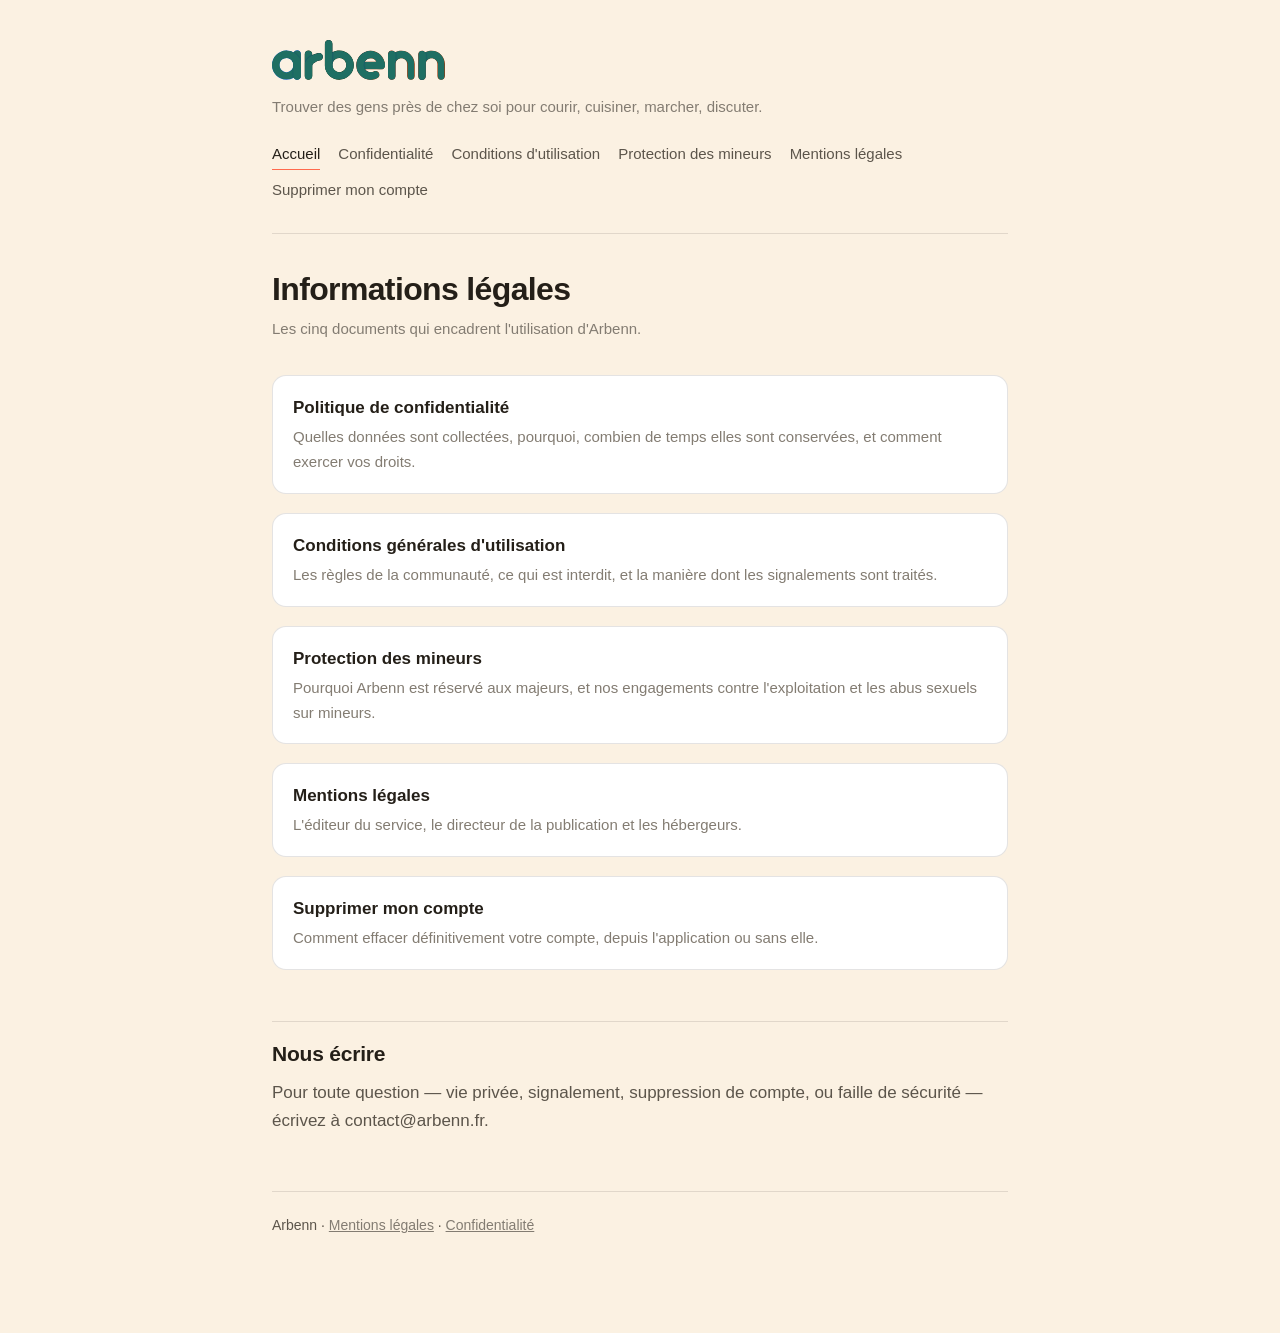
<file: index.html>
<!doctype html>
<html lang="fr">
<head>
<meta charset="utf-8">
<meta name="viewport" content="width=device-width, initial-scale=1">
<title>Arbenn — informations légales</title>
<meta name="description" content="Politique de confidentialité, conditions d'utilisation, mentions légales et suppression de compte pour l'application Arbenn.">
<link rel="stylesheet" href="assets/style.css">
</head>
<body>
<div class="wrap">

<header class="site">
  <a class="wordmark" href="./"><img src="assets/arbenn-logo.svg" alt="Arbenn" width="1915" height="442"></a>
  <p class="tagline">Trouver des gens près de chez soi pour courir, cuisiner, marcher, discuter.</p>
  <nav class="site">
    <a href="./" aria-current="page">Accueil</a>
    <a href="confidentialite.html">Confidentialité</a>
    <a href="conditions.html">Conditions d'utilisation</a>
    <a href="protection-des-mineurs.html">Protection des mineurs</a>
    <a href="mentions-legales.html">Mentions légales</a>
    <a href="suppression-compte.html">Supprimer mon compte</a>
  </nav>
</header>

<h1>Informations légales</h1>
<p class="updated">Les cinq documents qui encadrent l'utilisation d'Arbenn.</p>

<ul class="index-links">
  <li>
    <a href="confidentialite.html">
      <span class="name">Politique de confidentialité</span>
      <span class="what">Quelles données sont collectées, pourquoi, combien de temps elles sont conservées, et comment exercer vos droits.</span>
    </a>
  </li>
  <li>
    <a href="conditions.html">
      <span class="name">Conditions générales d'utilisation</span>
      <span class="what">Les règles de la communauté, ce qui est interdit, et la manière dont les signalements sont traités.</span>
    </a>
  </li>
  <li>
    <a href="protection-des-mineurs.html">
      <span class="name">Protection des mineurs</span>
      <span class="what">Pourquoi Arbenn est réservé aux majeurs, et nos engagements contre l'exploitation et les abus sexuels sur mineurs.</span>
    </a>
  </li>
  <li>
    <a href="mentions-legales.html">
      <span class="name">Mentions légales</span>
      <span class="what">L'éditeur du service, le directeur de la publication et les hébergeurs.</span>
    </a>
  </li>
  <li>
    <a href="suppression-compte.html">
      <span class="name">Supprimer mon compte</span>
      <span class="what">Comment effacer définitivement votre compte, depuis l'application ou sans elle.</span>
    </a>
  </li>
</ul>

<h2>Nous écrire</h2>
<p>
  Pour toute question — vie privée, signalement, suppression de compte, ou faille
  de sécurité — écrivez à contact@arbenn.fr.
</p>

<footer class="site">
  <p>Arbenn · <a href="mentions-legales.html">Mentions légales</a> · <a href="confidentialite.html">Confidentialité</a></p>
</footer>

</div>
</body>
</html>
</file>
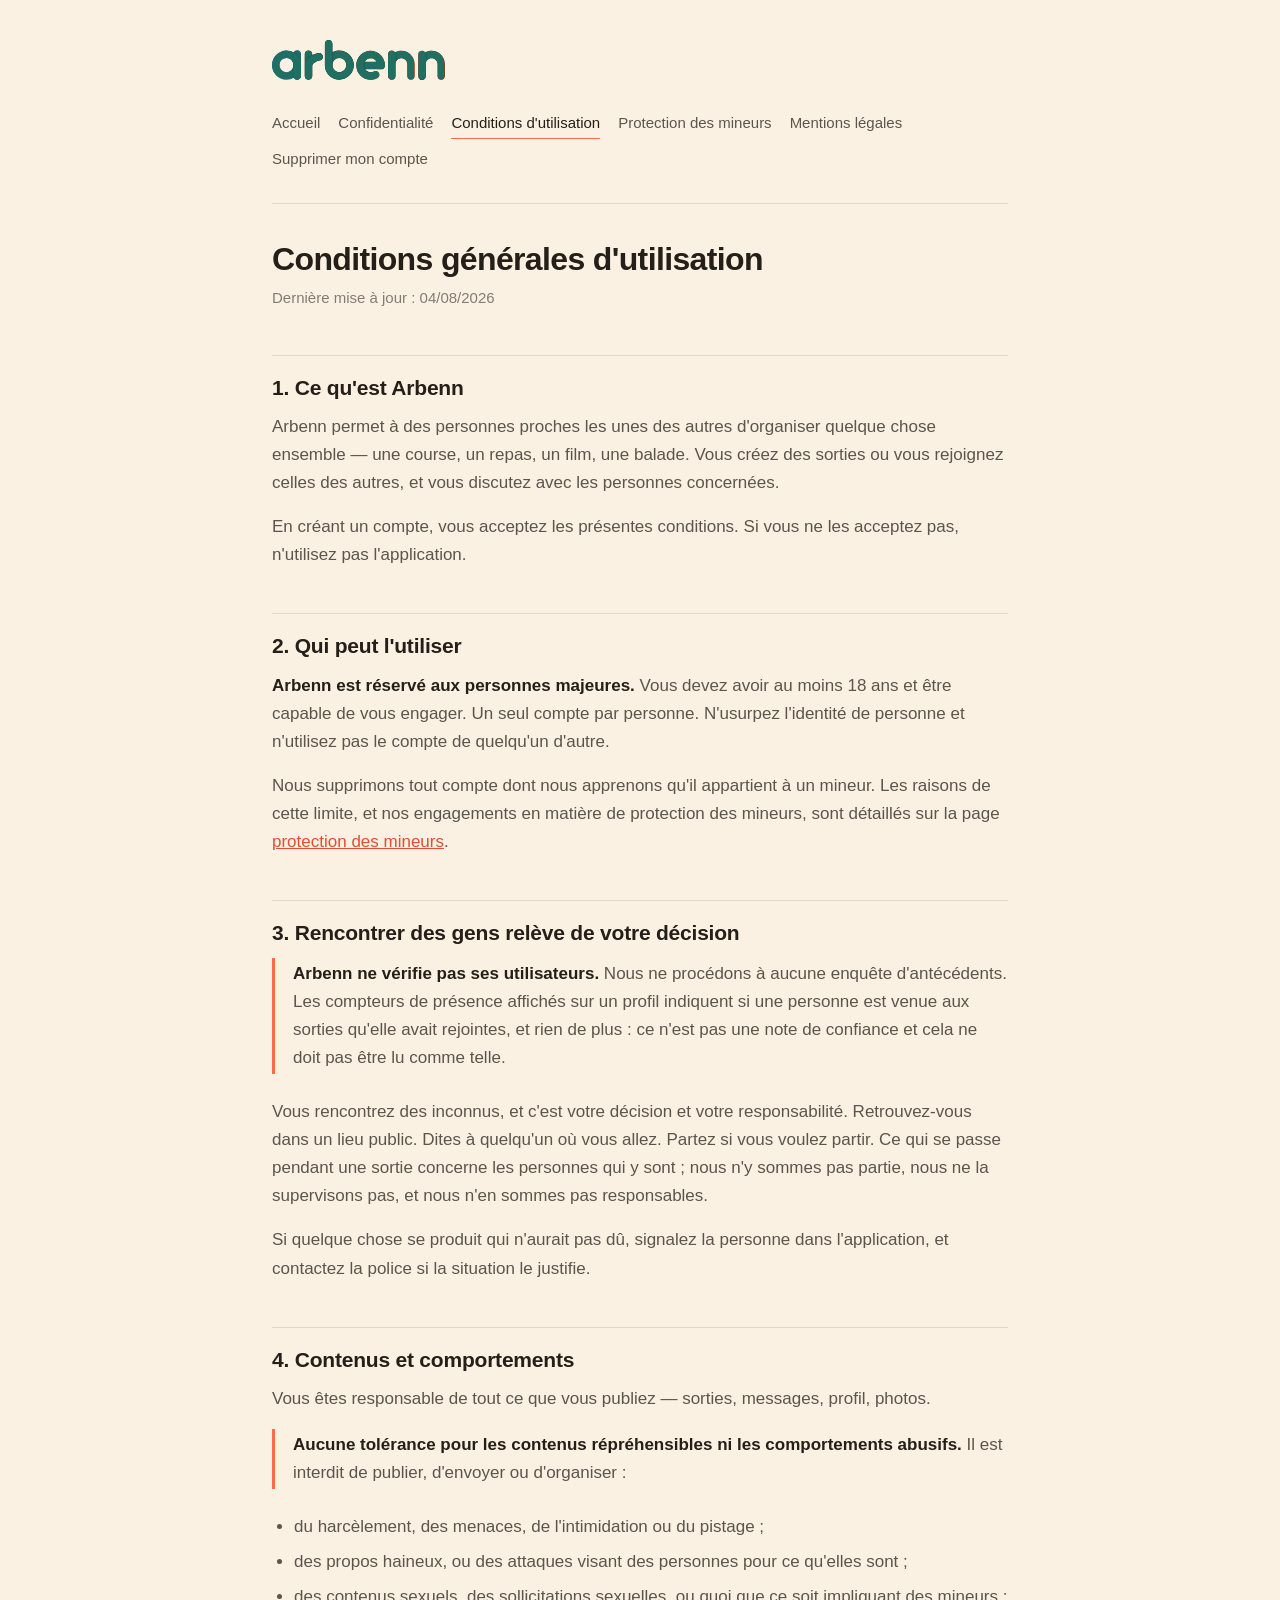
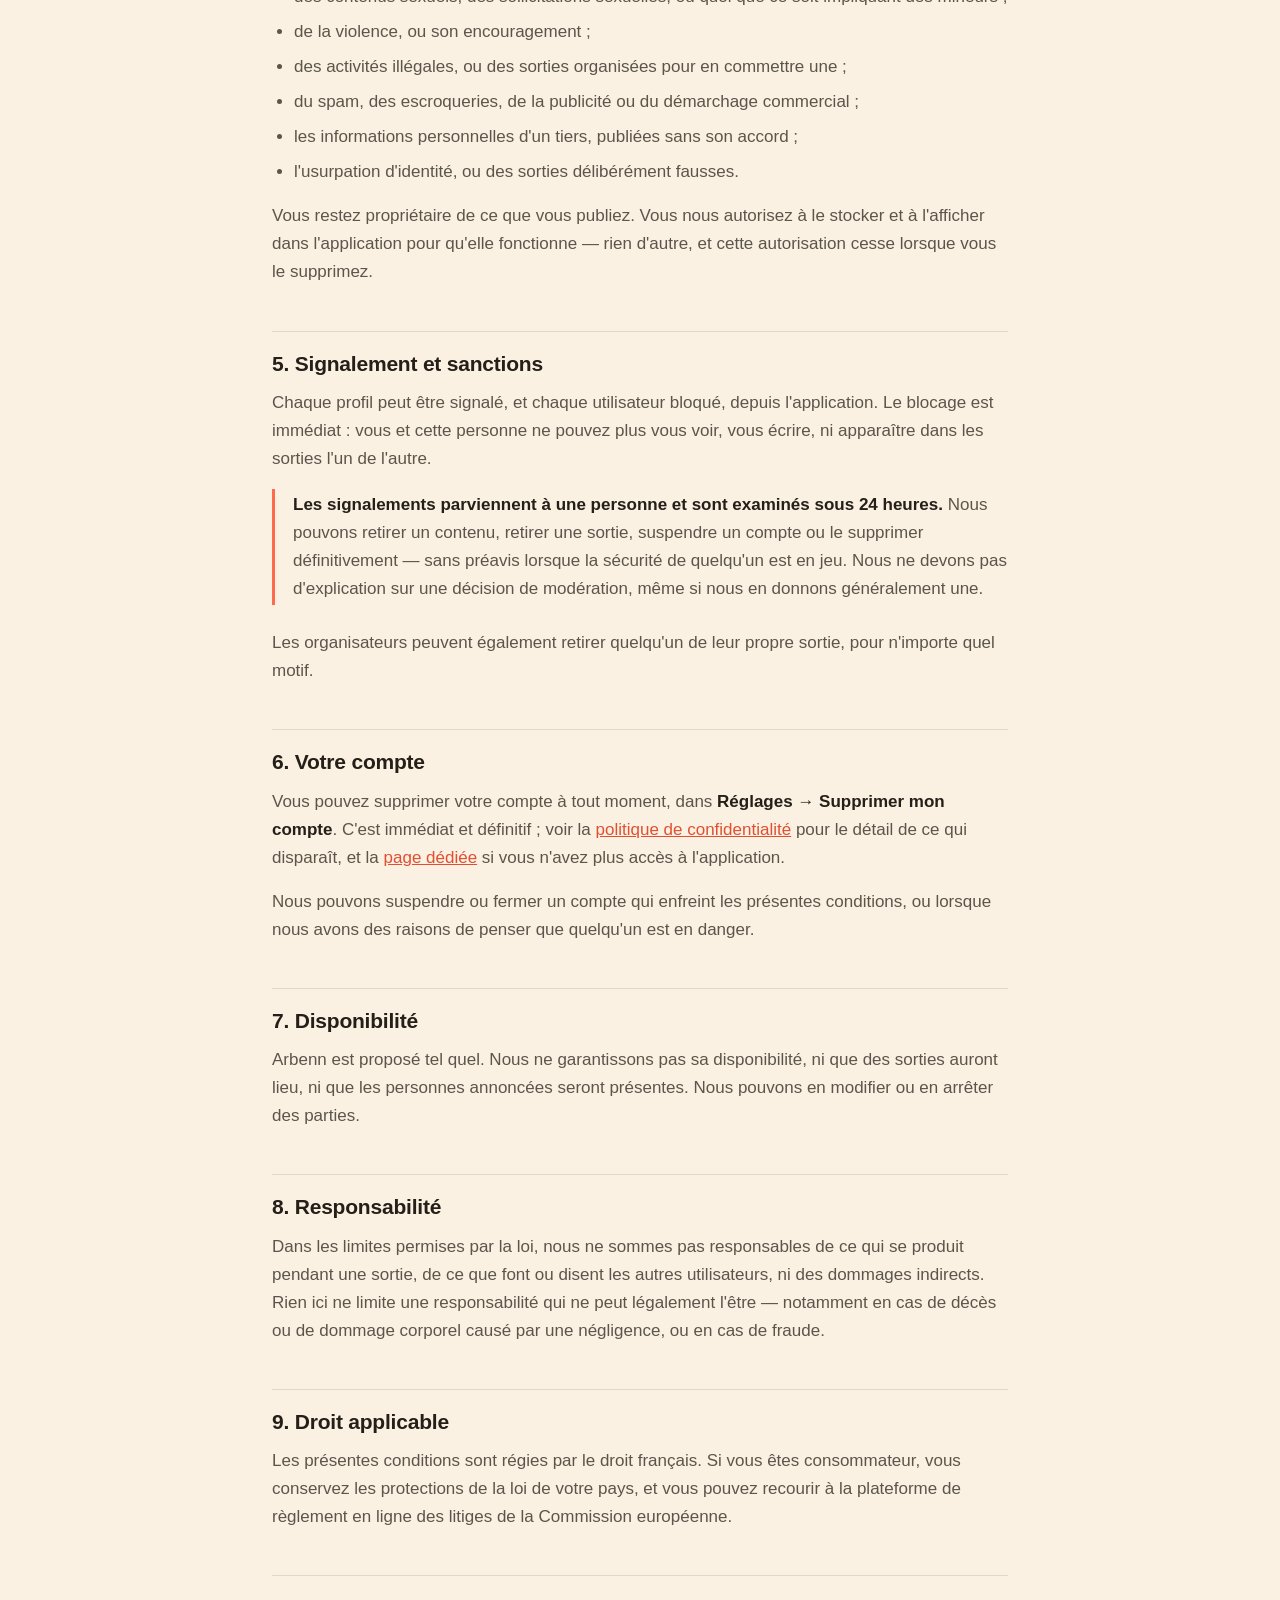
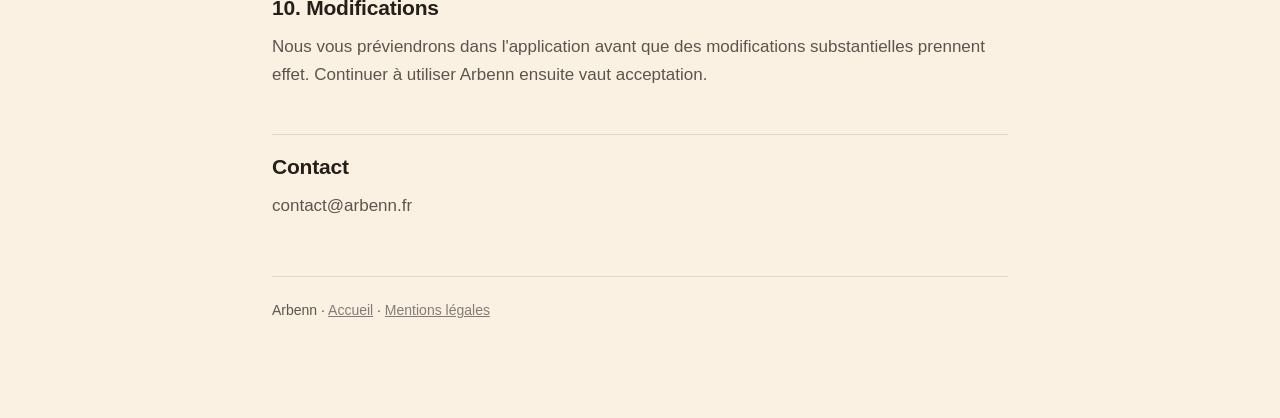
<file: conditions.html>
<!doctype html>
<html lang="fr">
<head>
<meta charset="utf-8">
<meta name="viewport" content="width=device-width, initial-scale=1">
<title>Conditions générales d'utilisation — Arbenn</title>
<meta name="description" content="Les règles d'utilisation d'Arbenn : qui peut s'inscrire, ce qui est interdit, et comment les signalements sont traités.">
<link rel="stylesheet" href="assets/style.css">
</head>
<body>
<div class="wrap">

<header class="site">
  <a class="wordmark" href="./"><img src="assets/arbenn-logo.svg" alt="Arbenn" width="1915" height="442"></a>
  <nav class="site">
    <a href="./">Accueil</a>
    <a href="confidentialite.html">Confidentialité</a>
    <a href="conditions.html" aria-current="page">Conditions d'utilisation</a>
    <a href="protection-des-mineurs.html">Protection des mineurs</a>
    <a href="mentions-legales.html">Mentions légales</a>
    <a href="suppression-compte.html">Supprimer mon compte</a>
  </nav>
</header>

<h1>Conditions générales d'utilisation</h1>
<p class="updated">Dernière mise à jour : 04/08/2026</p>

<h2>1. Ce qu'est Arbenn</h2>
<p>
  Arbenn permet à des personnes proches les unes des autres d'organiser quelque
  chose ensemble — une course, un repas, un film, une balade. Vous créez des
  sorties ou vous rejoignez celles des autres, et vous discutez avec les
  personnes concernées.
</p>
<p>
  En créant un compte, vous acceptez les présentes conditions. Si vous ne les
  acceptez pas, n'utilisez pas l'application.
</p>

<h2>2. Qui peut l'utiliser</h2>
<p>
  <strong>Arbenn est réservé aux personnes majeures.</strong> Vous devez avoir
  au moins 18 ans et être capable de vous engager. Un seul compte par personne.
  N'usurpez l'identité de personne et n'utilisez pas le compte de quelqu'un
  d'autre.
</p>
<p>
  Nous supprimons tout compte dont nous apprenons qu'il appartient à un mineur.
  Les raisons de cette limite, et nos engagements en matière de protection des
  mineurs, sont détaillés sur la page
  <a href="protection-des-mineurs.html">protection des mineurs</a>.
</p>

<h2>3. Rencontrer des gens relève de votre décision</h2>
<div class="callout">
  <p>
    <strong>Arbenn ne vérifie pas ses utilisateurs.</strong> Nous ne procédons à
    aucune enquête d'antécédents. Les compteurs de présence affichés sur un profil
    indiquent si une personne est venue aux sorties qu'elle avait rejointes, et
    rien de plus : ce n'est pas une note de confiance et cela ne doit pas être lu
    comme telle.
  </p>
</div>
<p>
  Vous rencontrez des inconnus, et c'est votre décision et votre responsabilité.
  Retrouvez-vous dans un lieu public. Dites à quelqu'un où vous allez. Partez si
  vous voulez partir. Ce qui se passe pendant une sortie concerne les personnes
  qui y sont ; nous n'y sommes pas partie, nous ne la supervisons pas, et nous
  n'en sommes pas responsables.
</p>
<p>
  Si quelque chose se produit qui n'aurait pas dû, signalez la personne dans
  l'application, et contactez la police si la situation le justifie.
</p>

<h2>4. Contenus et comportements</h2>
<p>
  Vous êtes responsable de tout ce que vous publiez — sorties, messages, profil,
  photos.
</p>
<div class="callout">
  <p>
    <strong>Aucune tolérance pour les contenus répréhensibles ni les
    comportements abusifs.</strong> Il est interdit de publier, d'envoyer ou
    d'organiser :
  </p>
</div>
<ul>
  <li>du harcèlement, des menaces, de l'intimidation ou du pistage ;</li>
  <li>des propos haineux, ou des attaques visant des personnes pour ce qu'elles sont ;</li>
  <li>des contenus sexuels, des sollicitations sexuelles, ou quoi que ce soit impliquant des mineurs ;</li>
  <li>de la violence, ou son encouragement ;</li>
  <li>des activités illégales, ou des sorties organisées pour en commettre une ;</li>
  <li>du spam, des escroqueries, de la publicité ou du démarchage commercial ;</li>
  <li>les informations personnelles d'un tiers, publiées sans son accord ;</li>
  <li>l'usurpation d'identité, ou des sorties délibérément fausses.</li>
</ul>
<p>
  Vous restez propriétaire de ce que vous publiez. Vous nous autorisez à le
  stocker et à l'afficher dans l'application pour qu'elle fonctionne — rien
  d'autre, et cette autorisation cesse lorsque vous le supprimez.
</p>

<h2>5. Signalement et sanctions</h2>
<p>
  Chaque profil peut être signalé, et chaque utilisateur bloqué, depuis
  l'application. Le blocage est immédiat : vous et cette personne ne pouvez plus
  vous voir, vous écrire, ni apparaître dans les sorties l'un de l'autre.
</p>
<div class="callout">
  <p>
    <strong>Les signalements parviennent à une personne et sont examinés sous
    24 heures.</strong> Nous pouvons retirer un contenu, retirer une sortie,
    suspendre un compte ou le supprimer définitivement — sans préavis lorsque la
    sécurité de quelqu'un est en jeu. Nous ne devons pas d'explication sur une
    décision de modération, même si nous en donnons généralement une.
  </p>
</div>
<p>
  Les organisateurs peuvent également retirer quelqu'un de leur propre sortie,
  pour n'importe quel motif.
</p>

<h2>6. Votre compte</h2>
<p>
  Vous pouvez supprimer votre compte à tout moment, dans
  <strong>Réglages → Supprimer mon compte</strong>. C'est immédiat et définitif ;
  voir la <a href="confidentialite.html">politique de confidentialité</a> pour le
  détail de ce qui disparaît, et la <a href="suppression-compte.html">page dédiée</a>
  si vous n'avez plus accès à l'application.
</p>
<p>
  Nous pouvons suspendre ou fermer un compte qui enfreint les présentes
  conditions, ou lorsque nous avons des raisons de penser que quelqu'un est en
  danger.
</p>

<h2>7. Disponibilité</h2>
<p>
  Arbenn est proposé tel quel. Nous ne garantissons pas sa disponibilité, ni que
  des sorties auront lieu, ni que les personnes annoncées seront présentes. Nous
  pouvons en modifier ou en arrêter des parties.
</p>

<h2>8. Responsabilité</h2>
<p>
  Dans les limites permises par la loi, nous ne sommes pas responsables de ce qui
  se produit pendant une sortie, de ce que font ou disent les autres
  utilisateurs, ni des dommages indirects. Rien ici ne limite une responsabilité
  qui ne peut légalement l'être — notamment en cas de décès ou de dommage
  corporel causé par une négligence, ou en cas de fraude.
</p>

<h2>9. Droit applicable</h2>
<p>
  Les présentes conditions sont régies par le droit français. Si vous êtes
  consommateur, vous conservez les protections de la loi de votre pays, et vous
  pouvez recourir à la plateforme de règlement en ligne des litiges de la
  Commission européenne.
</p>

<h2>10. Modifications</h2>
<p>
  Nous vous préviendrons dans l'application avant que des modifications
  substantielles prennent effet. Continuer à utiliser Arbenn ensuite vaut
  acceptation.
</p>

<h2>Contact</h2>
<p>contact@arbenn.fr</p>

<footer class="site">
  <p>Arbenn · <a href="./">Accueil</a> · <a href="mentions-legales.html">Mentions légales</a></p>
</footer>

</div>
</body>
</html>
</file>
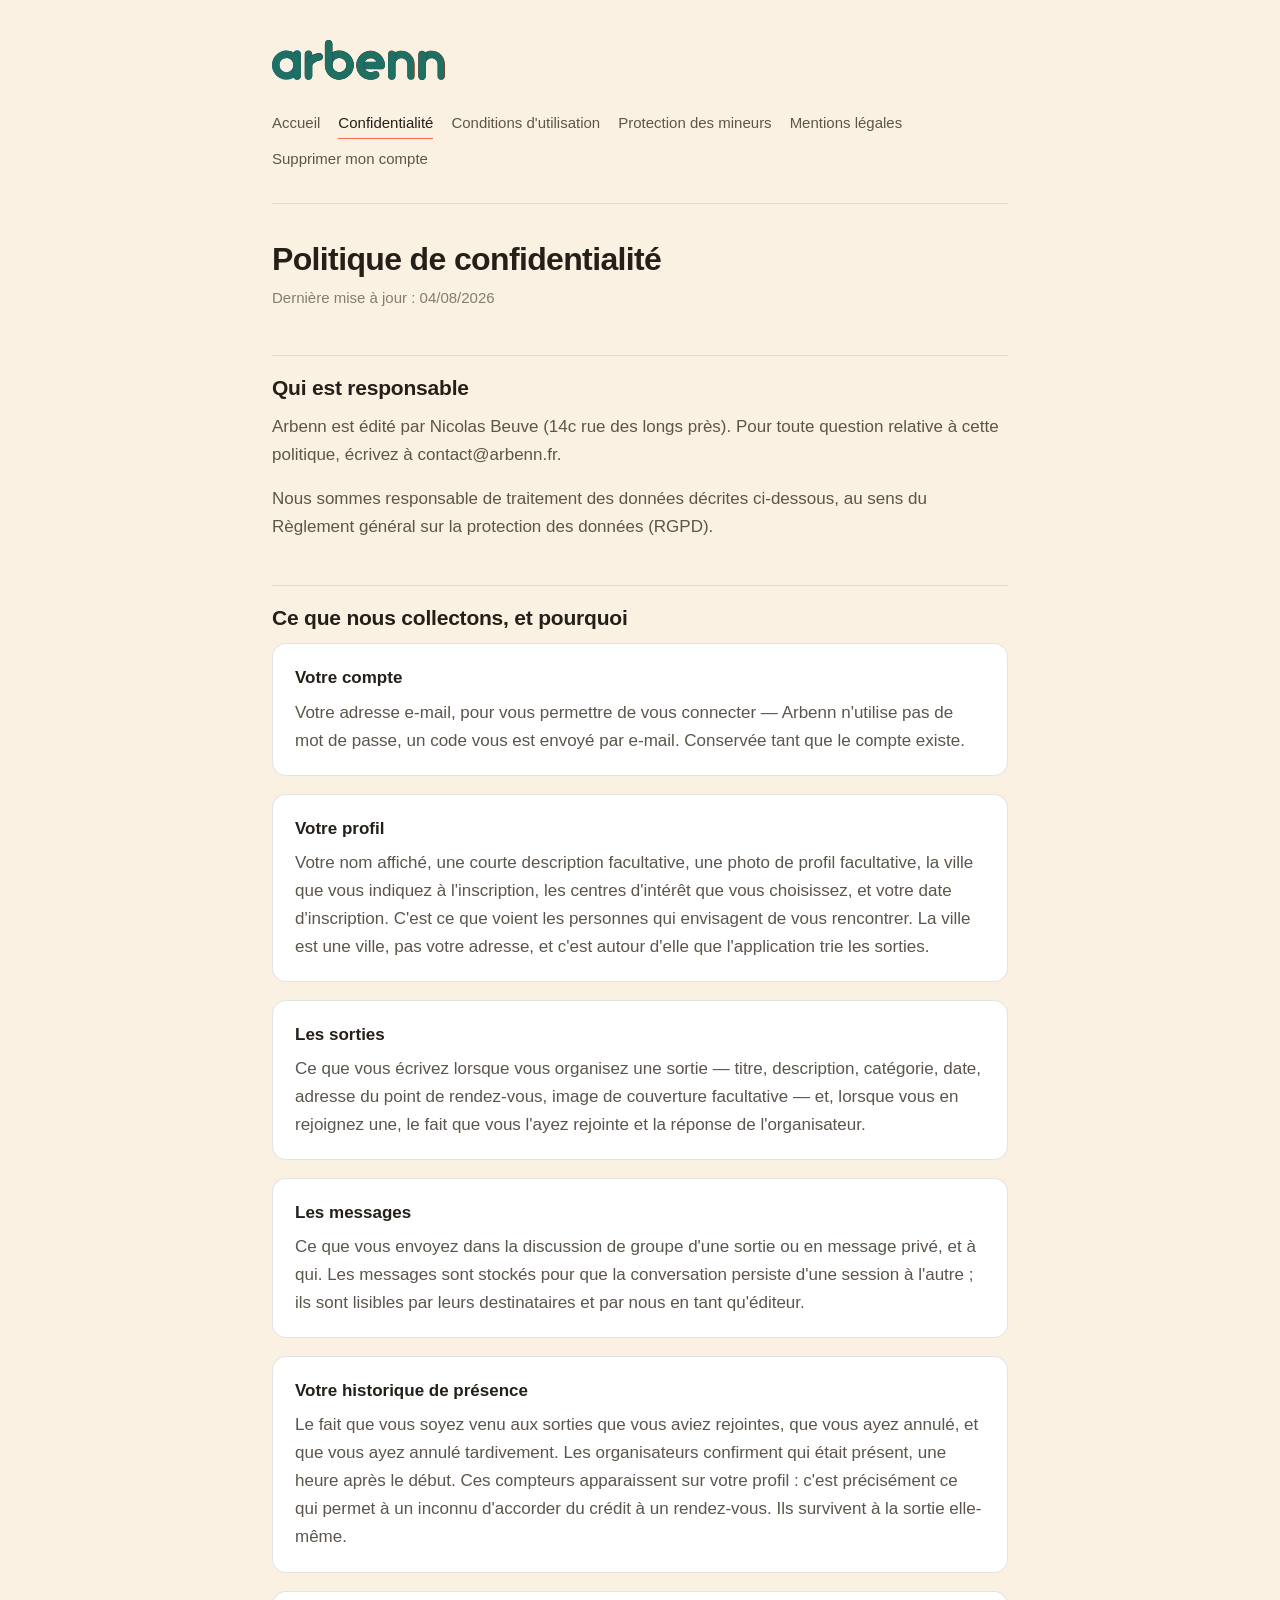
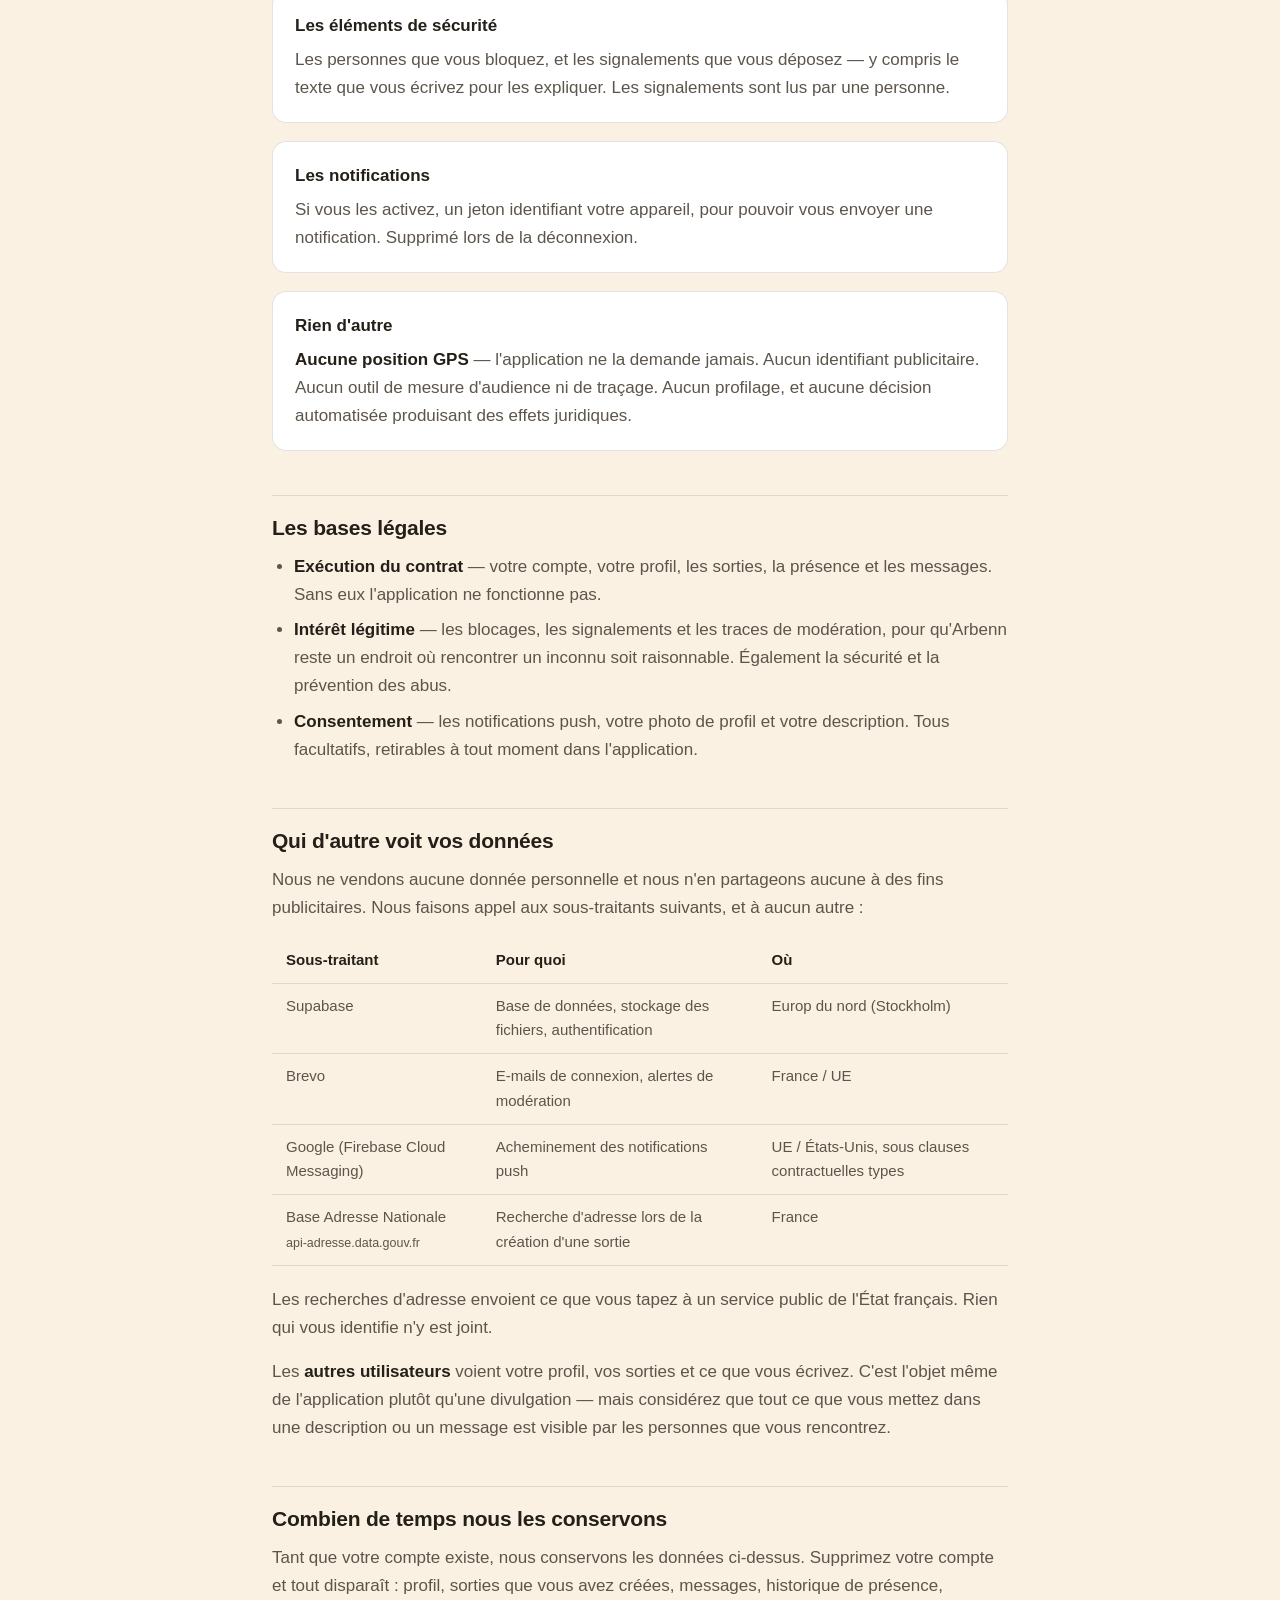
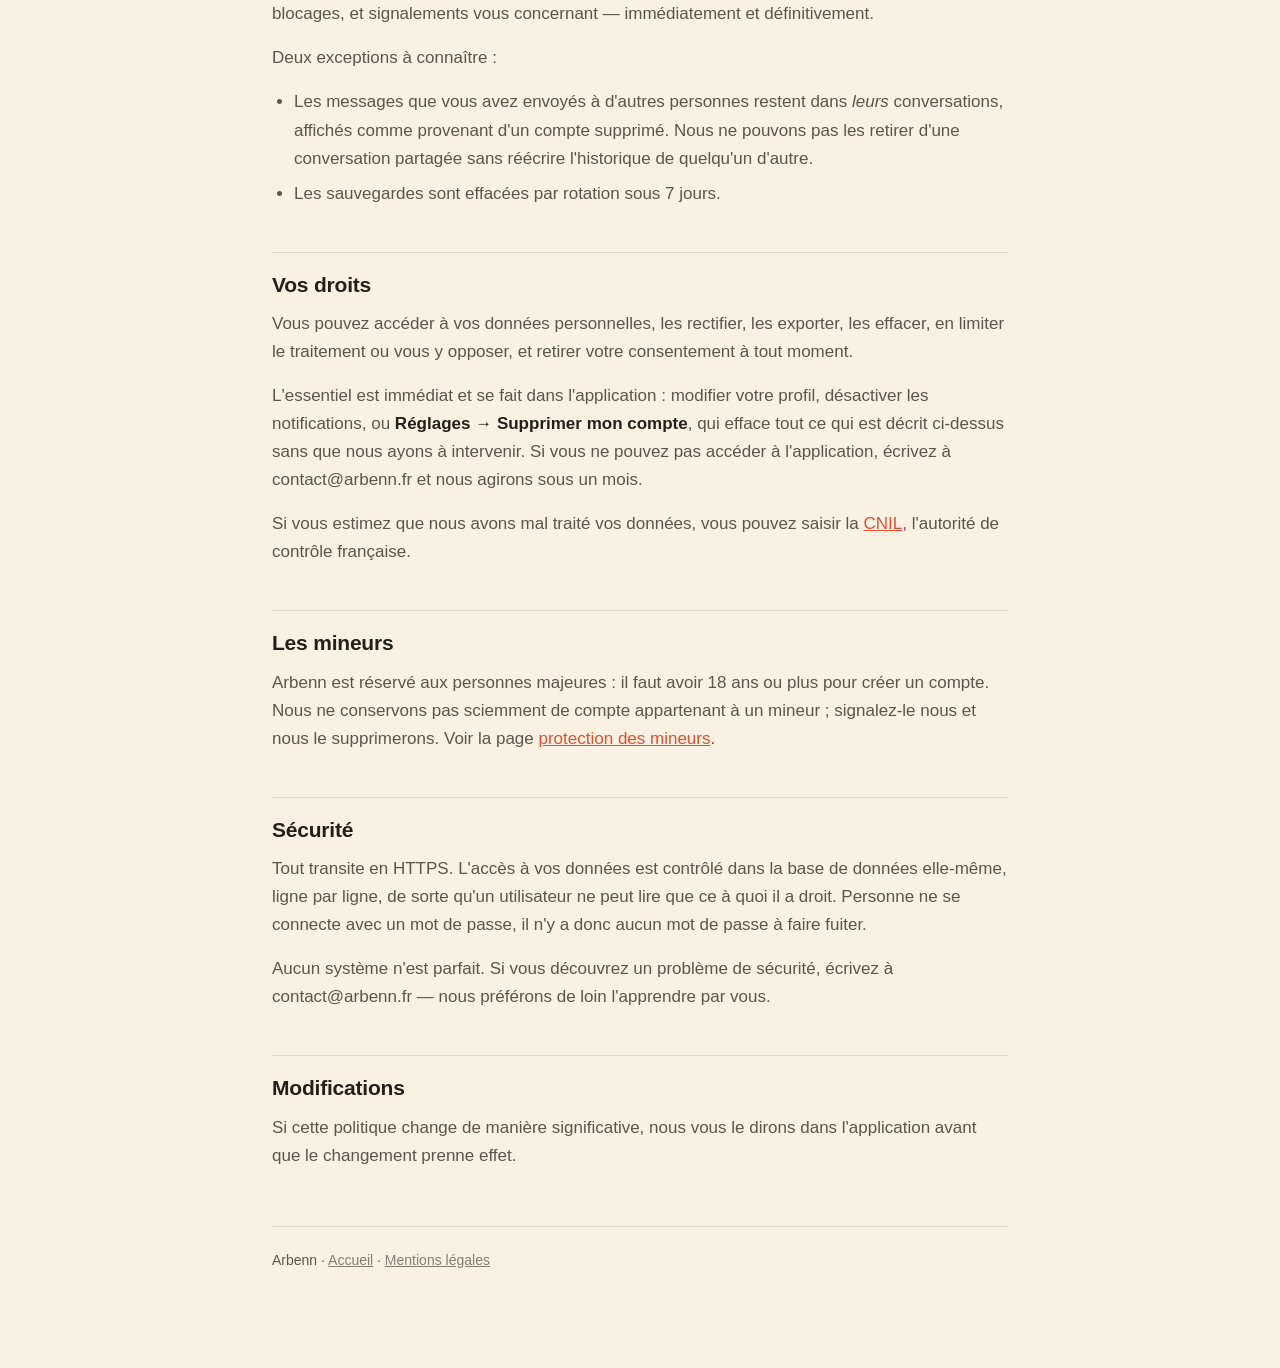
<file: confidentialite.html>
<!doctype html>
<html lang="fr">
<head>
<meta charset="utf-8">
<meta name="viewport" content="width=device-width, initial-scale=1">
<title>Politique de confidentialité — Arbenn</title>
<meta name="description" content="Quelles données Arbenn collecte, pourquoi, avec qui elles sont partagées et comment exercer vos droits.">
<link rel="stylesheet" href="assets/style.css">
</head>
<body>
<div class="wrap">

<header class="site">
  <a class="wordmark" href="./"><img src="assets/arbenn-logo.svg" alt="Arbenn" width="1915" height="442"></a>
  <nav class="site">
    <a href="./">Accueil</a>
    <a href="confidentialite.html" aria-current="page">Confidentialité</a>
    <a href="conditions.html">Conditions d'utilisation</a>
    <a href="protection-des-mineurs.html">Protection des mineurs</a>
    <a href="mentions-legales.html">Mentions légales</a>
    <a href="suppression-compte.html">Supprimer mon compte</a>
  </nav>
</header>

<h1>Politique de confidentialité</h1>
<p class="updated">Dernière mise à jour : 04/08/2026</p>

<h2>Qui est responsable</h2>
<p>
  Arbenn est édité par Nicolas Beuve (14c rue des longs près).
  Pour toute question relative à cette politique, écrivez à
  contact@arbenn.fr.
</p>
<p>
  Nous sommes responsable de traitement des données décrites ci-dessous, au sens
  du Règlement général sur la protection des données (RGPD).
</p>

<h2>Ce que nous collectons, et pourquoi</h2>

<div class="card">
  <h3>Votre compte</h3>
  <p>
    Votre adresse e-mail, pour vous permettre de vous connecter — Arbenn n'utilise
    pas de mot de passe, un code vous est envoyé par e-mail. Conservée tant que le
    compte existe.
  </p>
</div>

<div class="card">
  <h3>Votre profil</h3>
  <p>
    Votre nom affiché, une courte description facultative, une photo de profil
    facultative, la ville que vous indiquez à l'inscription, les centres d'intérêt
    que vous choisissez, et votre date d'inscription. C'est ce que voient les
    personnes qui envisagent de vous rencontrer. La ville est une ville, pas votre
    adresse, et c'est autour d'elle que l'application trie les sorties.
  </p>
</div>

<div class="card">
  <h3>Les sorties</h3>
  <p>
    Ce que vous écrivez lorsque vous organisez une sortie — titre, description,
    catégorie, date, adresse du point de rendez-vous, image de couverture
    facultative — et, lorsque vous en rejoignez une, le fait que vous l'ayez
    rejointe et la réponse de l'organisateur.
  </p>
</div>

<div class="card">
  <h3>Les messages</h3>
  <p>
    Ce que vous envoyez dans la discussion de groupe d'une sortie ou en message
    privé, et à qui. Les messages sont stockés pour que la conversation persiste
    d'une session à l'autre ; ils sont lisibles par leurs destinataires et par
    nous en tant qu'éditeur.
  </p>
</div>

<div class="card">
  <h3>Votre historique de présence</h3>
  <p>
    Le fait que vous soyez venu aux sorties que vous aviez rejointes, que vous
    ayez annulé, et que vous ayez annulé tardivement. Les organisateurs confirment
    qui était présent, une heure après le début. Ces compteurs apparaissent sur
    votre profil : c'est précisément ce qui permet à un inconnu d'accorder du
    crédit à un rendez-vous. Ils survivent à la sortie elle-même.
  </p>
</div>

<div class="card">
  <h3>Les éléments de sécurité</h3>
  <p>
    Les personnes que vous bloquez, et les signalements que vous déposez — y
    compris le texte que vous écrivez pour les expliquer. Les signalements sont
    lus par une personne.
  </p>
</div>

<div class="card">
  <h3>Les notifications</h3>
  <p>
    Si vous les activez, un jeton identifiant votre appareil, pour pouvoir vous
    envoyer une notification. Supprimé lors de la déconnexion.
  </p>
</div>

<div class="card">
  <h3>Rien d'autre</h3>
  <p>
    <strong>Aucune position GPS</strong> — l'application ne la demande jamais.
    Aucun identifiant publicitaire. Aucun outil de mesure d'audience ni de
    traçage. Aucun profilage, et aucune décision automatisée produisant des effets
    juridiques.
  </p>
</div>

<h2>Les bases légales</h2>
<ul>
  <li>
    <strong>Exécution du contrat</strong> — votre compte, votre profil, les
    sorties, la présence et les messages. Sans eux l'application ne fonctionne
    pas.
  </li>
  <li>
    <strong>Intérêt légitime</strong> — les blocages, les signalements et les
    traces de modération, pour qu'Arbenn reste un endroit où rencontrer un
    inconnu soit raisonnable. Également la sécurité et la prévention des abus.
  </li>
  <li>
    <strong>Consentement</strong> — les notifications push, votre photo de profil
    et votre description. Tous facultatifs, retirables à tout moment dans
    l'application.
  </li>
</ul>

<h2>Qui d'autre voit vos données</h2>
<p>
  Nous ne vendons aucune donnée personnelle et nous n'en partageons aucune à des
  fins publicitaires. Nous faisons appel aux sous-traitants suivants, et à aucun
  autre :
</p>

<div class="table-scroll">
<table>
  <thead>
    <tr><th>Sous-traitant</th><th>Pour quoi</th><th>Où</th></tr>
  </thead>
  <tbody>
    <tr>
      <td>Supabase</td>
      <td>Base de données, stockage des fichiers, authentification</td>
      <td>Europ du nord (Stockholm)</td>
    </tr>
    <tr>
      <td>Brevo</td>
      <td>E-mails de connexion, alertes de modération</td>
      <td>France / UE</td>
    </tr>
    <tr>
      <td>Google (Firebase Cloud Messaging)</td>
      <td>Acheminement des notifications push</td>
      <td>UE / États-Unis, sous clauses contractuelles types</td>
    </tr>
    <tr>
      <td>Base Adresse Nationale<br><small>api-adresse.data.gouv.fr</small></td>
      <td>Recherche d'adresse lors de la création d'une sortie</td>
      <td>France</td>
    </tr>
  </tbody>
</table>
</div>

<p>
  Les recherches d'adresse envoient ce que vous tapez à un service public de
  l'État français. Rien qui vous identifie n'y est joint.
</p>
<p>
  Les <strong>autres utilisateurs</strong> voient votre profil, vos sorties et ce
  que vous écrivez. C'est l'objet même de l'application plutôt qu'une
  divulgation — mais considérez que tout ce que vous mettez dans une description
  ou un message est visible par les personnes que vous rencontrez.
</p>

<h2>Combien de temps nous les conservons</h2>
<p>
  Tant que votre compte existe, nous conservons les données ci-dessus. Supprimez
  votre compte et tout disparaît : profil, sorties que vous avez créées,
  messages, historique de présence, blocages, et signalements vous concernant —
  immédiatement et définitivement.
</p>
<p>Deux exceptions à connaître :</p>
<ul>
  <li>
    Les messages que vous avez envoyés à d'autres personnes restent dans
    <em>leurs</em> conversations, affichés comme provenant d'un compte supprimé.
    Nous ne pouvons pas les retirer d'une conversation partagée sans réécrire
    l'historique de quelqu'un d'autre.
  </li>
  <li>
    Les sauvegardes sont effacées par rotation sous 7 jours.
  </li>
</ul>

<h2>Vos droits</h2>
<p>
  Vous pouvez accéder à vos données personnelles, les rectifier, les exporter,
  les effacer, en limiter le traitement ou vous y opposer, et retirer votre
  consentement à tout moment.
</p>
<p>
  L'essentiel est immédiat et se fait dans l'application : modifier votre profil,
  désactiver les notifications, ou <strong>Réglages → Supprimer mon compte</strong>,
  qui efface tout ce qui est décrit ci-dessus sans que nous ayons à intervenir.
  Si vous ne pouvez pas accéder à l'application, écrivez à
  contact@arbenn.fr et nous agirons sous un mois.
</p>
<p>
  Si vous estimez que nous avons mal traité vos données, vous pouvez saisir la
  <a href="https://www.cnil.fr" rel="noopener">CNIL</a>, l'autorité de contrôle
  française.
</p>

<h2>Les mineurs</h2>
<p>
  Arbenn est réservé aux personnes majeures : il faut avoir 18 ans ou plus pour
  créer un compte. Nous ne conservons pas sciemment de compte appartenant à un
  mineur ; signalez-le nous et nous le supprimerons. Voir la page
  <a href="protection-des-mineurs.html">protection des mineurs</a>.
</p>

<h2>Sécurité</h2>
<p>
  Tout transite en HTTPS. L'accès à vos données est contrôlé dans la base de
  données elle-même, ligne par ligne, de sorte qu'un utilisateur ne peut lire que
  ce à quoi il a droit. Personne ne se connecte avec un mot de passe, il n'y a
  donc aucun mot de passe à faire fuiter.
</p>
<p>
  Aucun système n'est parfait. Si vous découvrez un problème de sécurité, écrivez
  à contact@arbenn.fr — nous préférons de loin
  l'apprendre par vous.
</p>

<h2>Modifications</h2>
<p>
  Si cette politique change de manière significative, nous vous le dirons dans
  l'application avant que le changement prenne effet.
</p>

<footer class="site">
  <p>Arbenn · <a href="./">Accueil</a> · <a href="mentions-legales.html">Mentions légales</a></p>
</footer>

</div>
</body>
</html>
</file>
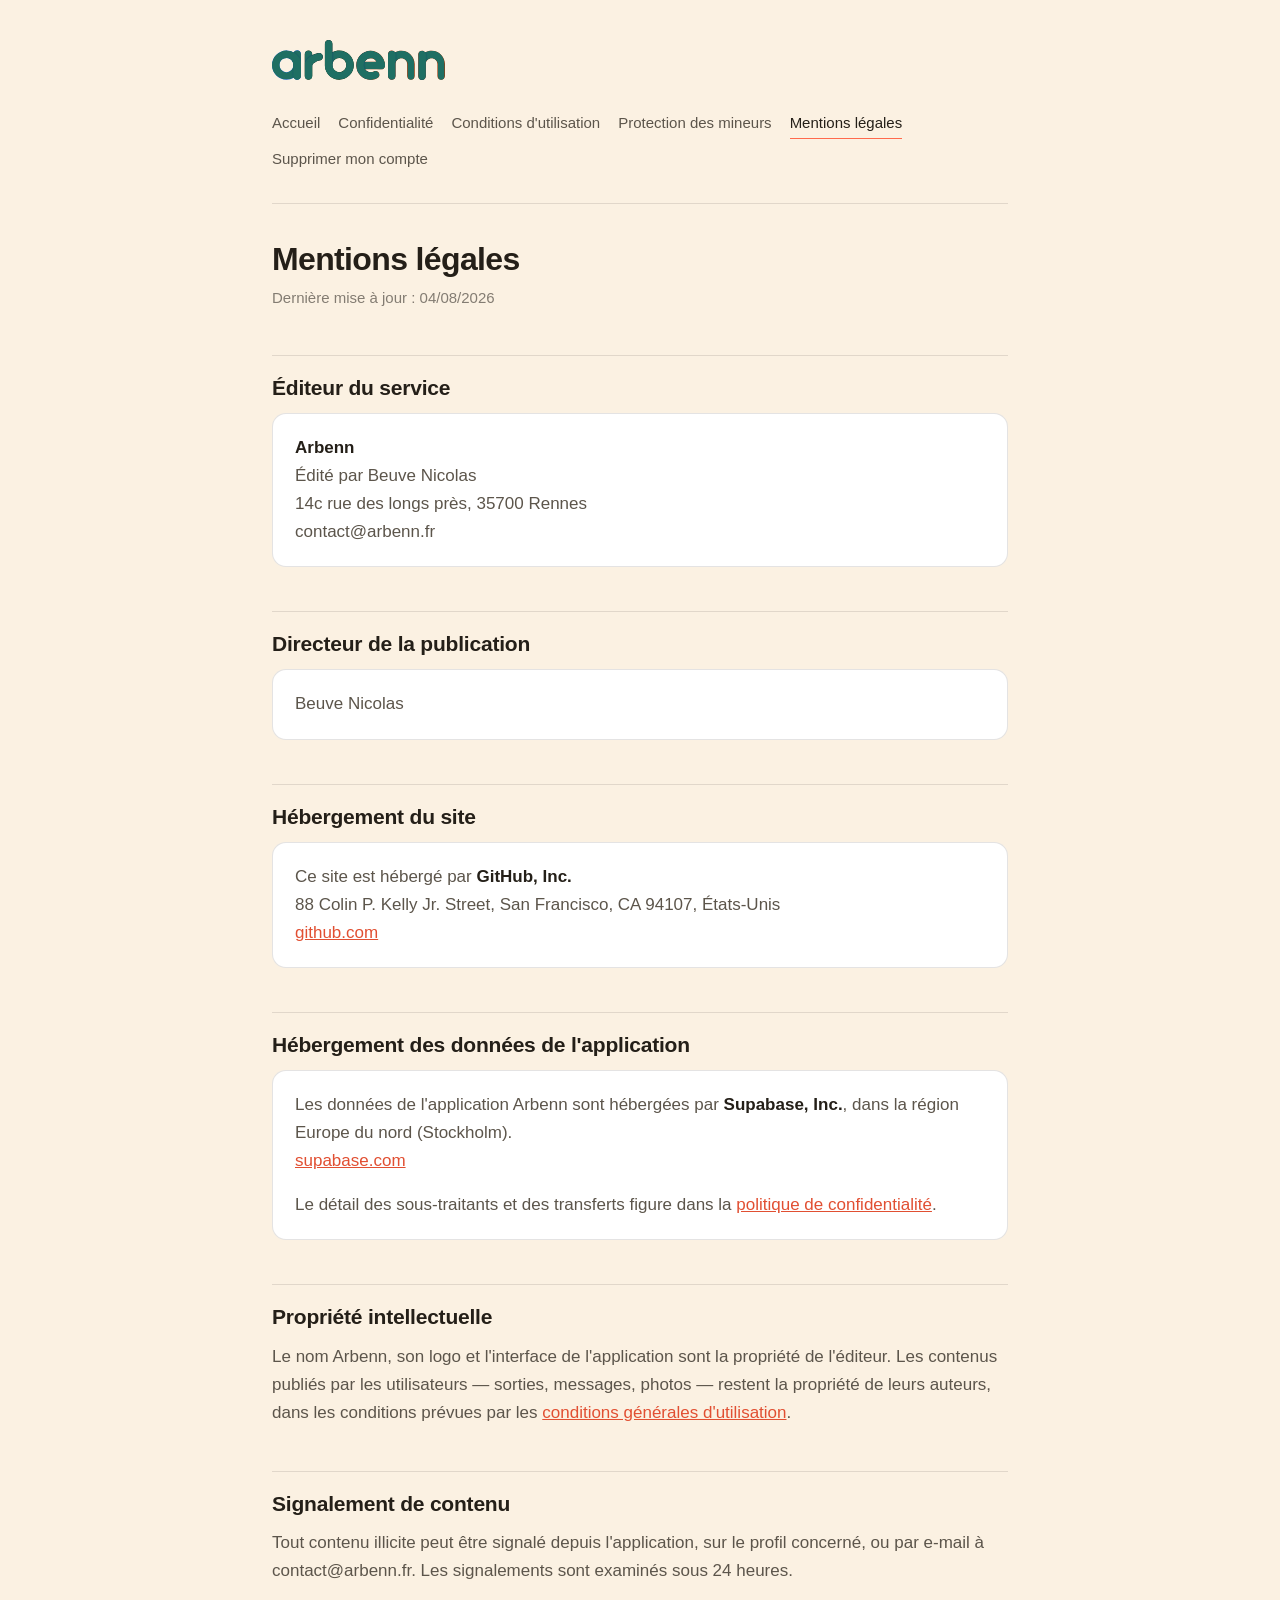
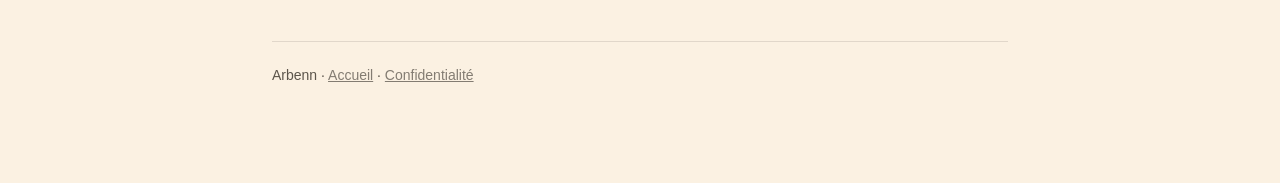
<file: mentions-legales.html>
<!doctype html>
<html lang="fr">
<head>
<meta charset="utf-8">
<meta name="viewport" content="width=device-width, initial-scale=1">
<title>Mentions légales — Arbenn</title>
<meta name="description" content="Éditeur, directeur de la publication et hébergeurs du service Arbenn.">
<link rel="stylesheet" href="assets/style.css">
</head>
<body>
<div class="wrap">

<header class="site">
  <a class="wordmark" href="./"><img src="assets/arbenn-logo.svg" alt="Arbenn" width="1915" height="442"></a>
  <nav class="site">
    <a href="./">Accueil</a>
    <a href="confidentialite.html">Confidentialité</a>
    <a href="conditions.html">Conditions d'utilisation</a>
    <a href="protection-des-mineurs.html">Protection des mineurs</a>
    <a href="mentions-legales.html" aria-current="page">Mentions légales</a>
    <a href="suppression-compte.html">Supprimer mon compte</a>
  </nav>
</header>

<h1>Mentions légales</h1>
<p class="updated">Dernière mise à jour : 04/08/2026</p>

<h2>Éditeur du service</h2>
<div class="card">
  <p>
    <strong>Arbenn</strong><br>
    Édité par Beuve Nicolas<br>
    14c rue des longs près, 35700 Rennes<br>
    contact@arbenn.fr
  </p>
</div>

<h2>Directeur de la publication</h2>
<div class="card">
  <p>Beuve Nicolas</p>
</div>

<h2>Hébergement du site</h2>
<div class="card">
  <p>
    Ce site est hébergé par <strong>GitHub, Inc.</strong><br>
    88 Colin P. Kelly Jr. Street, San Francisco, CA 94107, États-Unis<br>
    <a href="https://github.com" rel="noopener">github.com</a>
  </p>
</div>

<h2>Hébergement des données de l'application</h2>
<div class="card">
  <p>
    Les données de l'application Arbenn sont hébergées par
    <strong>Supabase, Inc.</strong>, dans la région
    Europe du nord (Stockholm).<br>
    <a href="https://supabase.com" rel="noopener">supabase.com</a>
  </p>
  <p>
    Le détail des sous-traitants et des transferts figure dans la
    <a href="confidentialite.html">politique de confidentialité</a>.
  </p>
</div>

<h2>Propriété intellectuelle</h2>
<p>
  Le nom Arbenn, son logo et l'interface de l'application sont la propriété de
  l'éditeur. Les contenus publiés par les utilisateurs — sorties, messages,
  photos — restent la propriété de leurs auteurs, dans les conditions prévues par
  les <a href="conditions.html">conditions générales d'utilisation</a>.
</p>

<h2>Signalement de contenu</h2>
<p>
  Tout contenu illicite peut être signalé depuis l'application, sur le profil
  concerné, ou par e-mail à contact@arbenn.fr. Les
  signalements sont examinés sous 24 heures.
</p>

<footer class="site">
  <p>Arbenn · <a href="./">Accueil</a> · <a href="confidentialite.html">Confidentialité</a></p>
</footer>

</div>
</body>
</html>
</file>
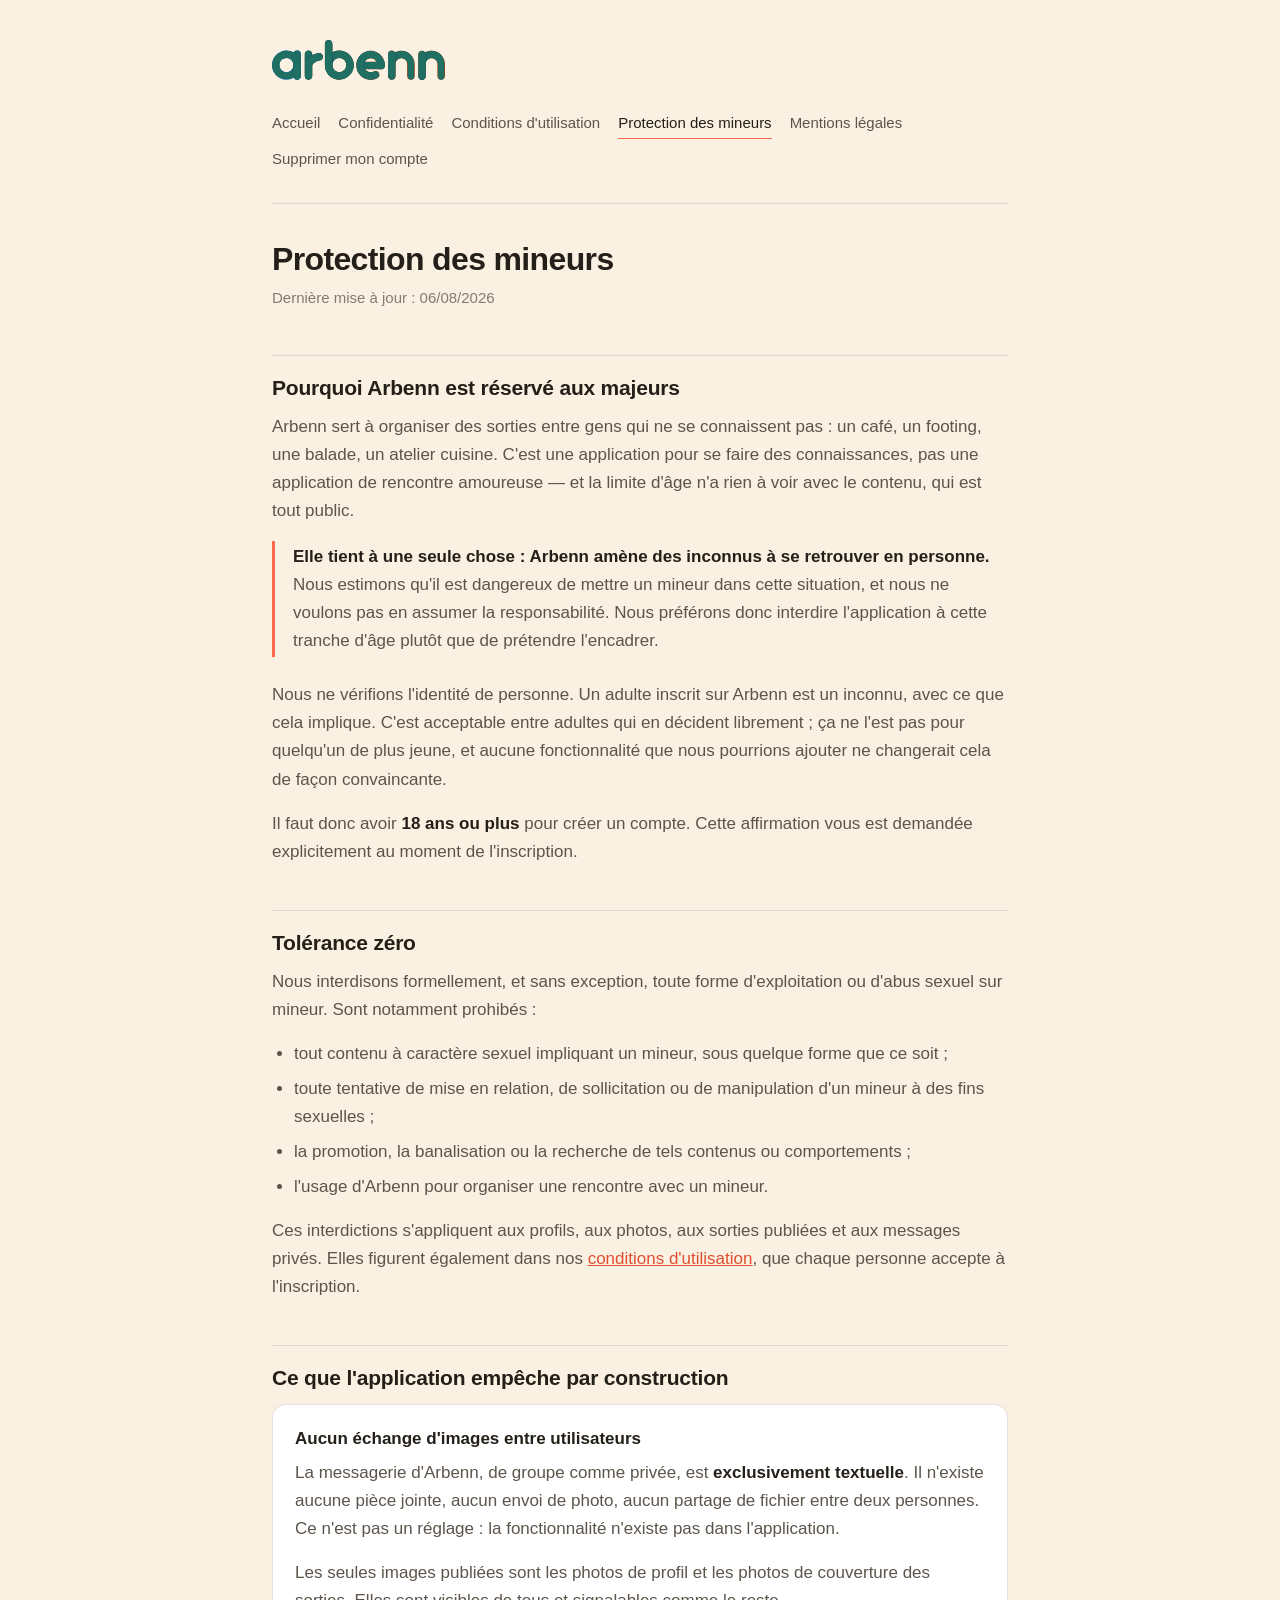
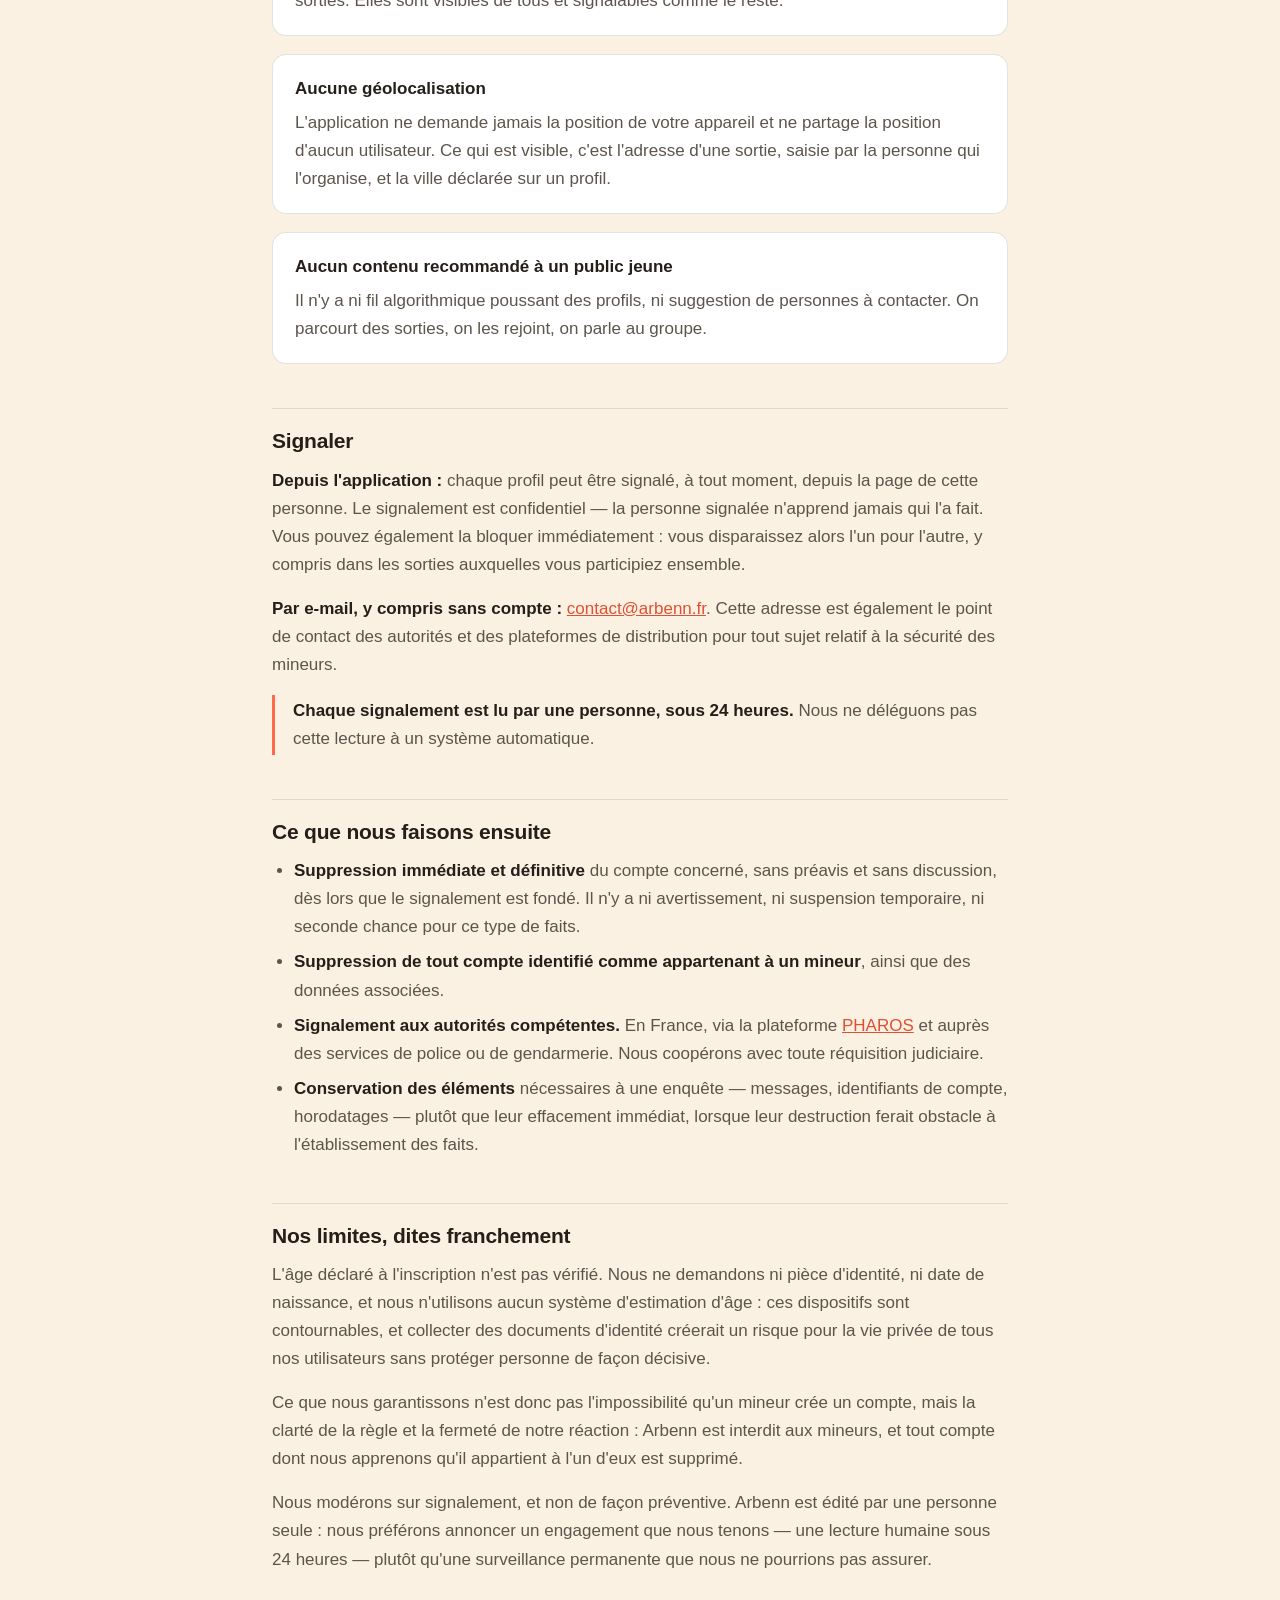
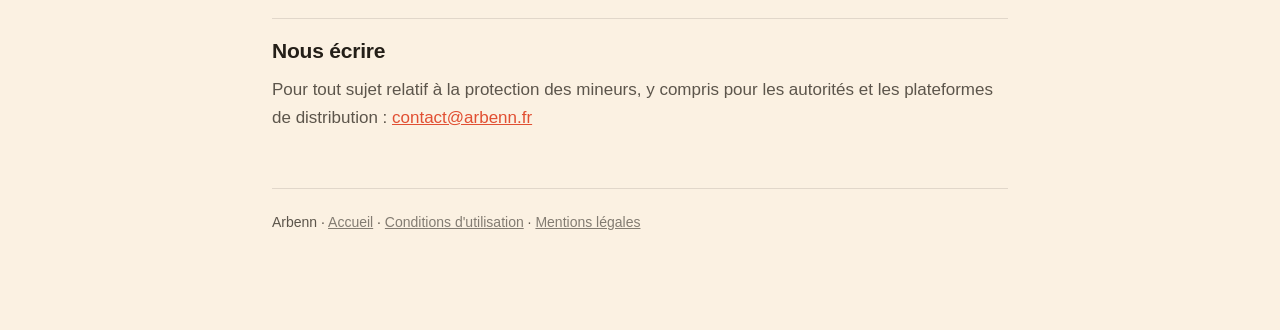
<file: protection-des-mineurs.html>
<!doctype html>
<html lang="fr">
<head>
<meta charset="utf-8">
<meta name="viewport" content="width=device-width, initial-scale=1">
<title>Protection des mineurs — Arbenn</title>
<meta name="description" content="Pourquoi Arbenn est réservé aux majeurs, et nos engagements contre l'exploitation et les abus sexuels sur mineurs.">
<link rel="stylesheet" href="assets/style.css">
</head>
<body>
<div class="wrap">

<header class="site">
  <a class="wordmark" href="./"><img src="assets/arbenn-logo.svg" alt="Arbenn" width="1915" height="442"></a>
  <nav class="site">
    <a href="./">Accueil</a>
    <a href="confidentialite.html">Confidentialité</a>
    <a href="conditions.html">Conditions d'utilisation</a>
    <a href="protection-des-mineurs.html" aria-current="page">Protection des mineurs</a>
    <a href="mentions-legales.html">Mentions légales</a>
    <a href="suppression-compte.html">Supprimer mon compte</a>
  </nav>
</header>

<h1>Protection des mineurs</h1>
<p class="updated">Dernière mise à jour : 06/08/2026</p>

<h2>Pourquoi Arbenn est réservé aux majeurs</h2>

<p>
  Arbenn sert à organiser des sorties entre gens qui ne se connaissent pas : un
  café, un footing, une balade, un atelier cuisine. C'est une application pour
  se faire des connaissances, pas une application de rencontre amoureuse — et
  la limite d'âge n'a rien à voir avec le contenu, qui est tout public.
</p>

<div class="callout">
  <p>
    <strong>Elle tient à une seule chose : Arbenn amène des inconnus à se
    retrouver en personne.</strong> Nous estimons qu'il est dangereux de mettre
    un mineur dans cette situation, et nous ne voulons pas en assumer la
    responsabilité. Nous préférons donc interdire l'application à cette tranche
    d'âge plutôt que de prétendre l'encadrer.
  </p>
</div>

<p>
  Nous ne vérifions l'identité de personne. Un adulte inscrit sur Arbenn est un
  inconnu, avec ce que cela implique. C'est acceptable entre adultes qui en
  décident librement ; ça ne l'est pas pour quelqu'un de plus jeune, et aucune
  fonctionnalité que nous pourrions ajouter ne changerait cela de façon
  convaincante.
</p>

<p>
  Il faut donc avoir <strong>18 ans ou plus</strong> pour créer un compte. Cette
  affirmation vous est demandée explicitement au moment de l'inscription.
</p>

<h2>Tolérance zéro</h2>

<p>
  Nous interdisons formellement, et sans exception, toute forme d'exploitation
  ou d'abus sexuel sur mineur. Sont notamment prohibés :
</p>
<ul>
  <li>tout contenu à caractère sexuel impliquant un mineur, sous quelque forme
      que ce soit ;</li>
  <li>toute tentative de mise en relation, de sollicitation ou de manipulation
      d'un mineur à des fins sexuelles ;</li>
  <li>la promotion, la banalisation ou la recherche de tels contenus ou
      comportements ;</li>
  <li>l'usage d'Arbenn pour organiser une rencontre avec un mineur.</li>
</ul>
<p>
  Ces interdictions s'appliquent aux profils, aux photos, aux sorties publiées
  et aux messages privés. Elles figurent également dans nos
  <a href="conditions.html">conditions d'utilisation</a>, que chaque personne
  accepte à l'inscription.
</p>

<h2>Ce que l'application empêche par construction</h2>

<div class="card">
  <h3>Aucun échange d'images entre utilisateurs</h3>
  <p>
    La messagerie d'Arbenn, de groupe comme privée, est <strong>exclusivement
    textuelle</strong>. Il n'existe aucune pièce jointe, aucun envoi de photo,
    aucun partage de fichier entre deux personnes. Ce n'est pas un réglage :
    la fonctionnalité n'existe pas dans l'application.
  </p>
  <p>
    Les seules images publiées sont les photos de profil et les photos de
    couverture des sorties. Elles sont visibles de tous et signalables comme le
    reste.
  </p>
</div>

<div class="card">
  <h3>Aucune géolocalisation</h3>
  <p>
    L'application ne demande jamais la position de votre appareil et ne partage
    la position d'aucun utilisateur. Ce qui est visible, c'est l'adresse d'une
    sortie, saisie par la personne qui l'organise, et la ville déclarée sur un
    profil.
  </p>
</div>

<div class="card">
  <h3>Aucun contenu recommandé à un public jeune</h3>
  <p>
    Il n'y a ni fil algorithmique poussant des profils, ni suggestion de
    personnes à contacter. On parcourt des sorties, on les rejoint, on parle au
    groupe.
  </p>
</div>

<h2>Signaler</h2>

<p>
  <strong>Depuis l'application :</strong> chaque profil peut être signalé, à
  tout moment, depuis la page de cette personne. Le signalement est confidentiel
  — la personne signalée n'apprend jamais qui l'a fait. Vous pouvez également la
  bloquer immédiatement : vous disparaissez alors l'un pour l'autre, y compris
  dans les sorties auxquelles vous participiez ensemble.
</p>

<p>
  <strong>Par e-mail, y compris sans compte :</strong>
  <a href="mailto:contact@arbenn.fr">contact@arbenn.fr</a>. Cette adresse est
  également le point de contact des autorités et des plateformes de
  distribution pour tout sujet relatif à la sécurité des mineurs.
</p>

<div class="callout">
  <p>
    <strong>Chaque signalement est lu par une personne, sous 24 heures.</strong>
    Nous ne déléguons pas cette lecture à un système automatique.
  </p>
</div>

<h2>Ce que nous faisons ensuite</h2>

<ul>
  <li>
    <strong>Suppression immédiate et définitive</strong> du compte concerné,
    sans préavis et sans discussion, dès lors que le signalement est fondé. Il
    n'y a ni avertissement, ni suspension temporaire, ni seconde chance pour ce
    type de faits.
  </li>
  <li>
    <strong>Suppression de tout compte identifié comme appartenant à un
    mineur</strong>, ainsi que des données associées.
  </li>
  <li>
    <strong>Signalement aux autorités compétentes.</strong> En France, via la
    plateforme <a href="https://www.internet-signalement.gouv.fr" rel="noopener">PHAROS</a>
    et auprès des services de police ou de gendarmerie. Nous coopérons avec
    toute réquisition judiciaire.
  </li>
  <li>
    <strong>Conservation des éléments</strong> nécessaires à une enquête —
    messages, identifiants de compte, horodatages — plutôt que leur effacement
    immédiat, lorsque leur destruction ferait obstacle à l'établissement des
    faits.
  </li>
</ul>

<h2>Nos limites, dites franchement</h2>

<p>
  L'âge déclaré à l'inscription n'est pas vérifié. Nous ne demandons ni pièce
  d'identité, ni date de naissance, et nous n'utilisons aucun système
  d'estimation d'âge : ces dispositifs sont contournables, et collecter des
  documents d'identité créerait un risque pour la vie privée de tous nos
  utilisateurs sans protéger personne de façon décisive.
</p>
<p>
  Ce que nous garantissons n'est donc pas l'impossibilité qu'un mineur crée un
  compte, mais la clarté de la règle et la fermeté de notre réaction : Arbenn
  est interdit aux mineurs, et tout compte dont nous apprenons qu'il appartient
  à l'un d'eux est supprimé.
</p>
<p>
  Nous modérons sur signalement, et non de façon préventive. Arbenn est édité
  par une personne seule : nous préférons annoncer un engagement que nous
  tenons — une lecture humaine sous 24 heures — plutôt qu'une surveillance
  permanente que nous ne pourrions pas assurer.
</p>

<h2>Nous écrire</h2>
<p>
  Pour tout sujet relatif à la protection des mineurs, y compris pour les
  autorités et les plateformes de distribution :
  <a href="mailto:contact@arbenn.fr">contact@arbenn.fr</a>
</p>

<footer class="site">
  <p>Arbenn · <a href="./">Accueil</a> · <a href="conditions.html">Conditions d'utilisation</a> · <a href="mentions-legales.html">Mentions légales</a></p>
</footer>

</div>
</body>
</html>
</file>
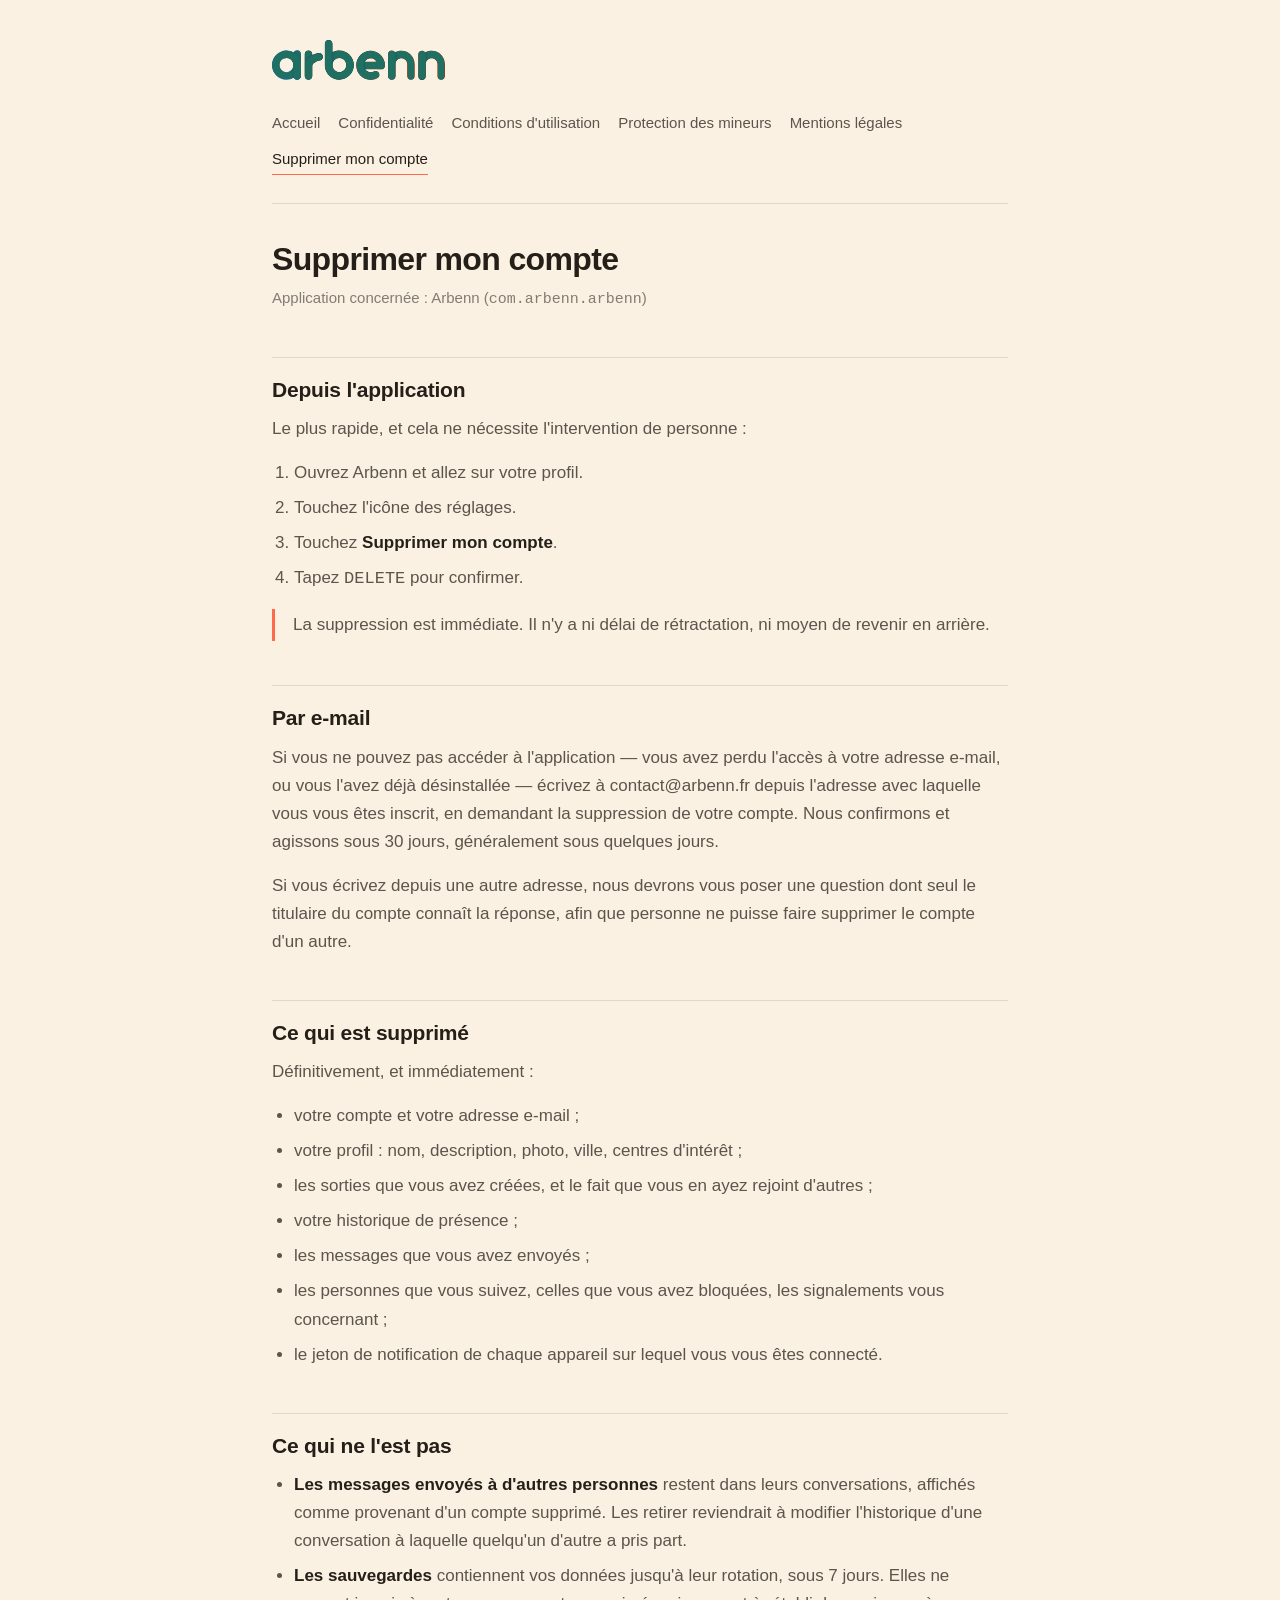
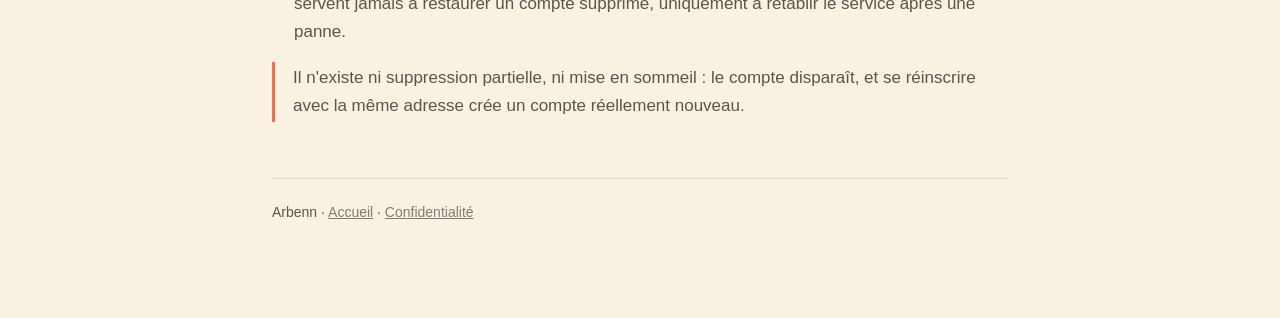
<file: suppression-compte.html>
<!doctype html>
<html lang="fr">
<head>
<meta charset="utf-8">
<meta name="viewport" content="width=device-width, initial-scale=1">
<title>Supprimer mon compte — Arbenn</title>
<meta name="description" content="Comment supprimer définitivement un compte Arbenn, depuis l'application ou par e-mail, et ce qui est effacé.">
<link rel="stylesheet" href="assets/style.css">
</head>
<body>
<div class="wrap">

<header class="site">
  <a class="wordmark" href="./"><img src="assets/arbenn-logo.svg" alt="Arbenn" width="1915" height="442"></a>
  <nav class="site">
    <a href="./">Accueil</a>
    <a href="confidentialite.html">Confidentialité</a>
    <a href="conditions.html">Conditions d'utilisation</a>
    <a href="protection-des-mineurs.html">Protection des mineurs</a>
    <a href="mentions-legales.html">Mentions légales</a>
    <a href="suppression-compte.html" aria-current="page">Supprimer mon compte</a>
  </nav>
</header>

<h1>Supprimer mon compte</h1>
<p class="updated">Application concernée : Arbenn (<code>com.arbenn.arbenn</code>)</p>

<h2>Depuis l'application</h2>
<p>Le plus rapide, et cela ne nécessite l'intervention de personne :</p>
<ol>
  <li>Ouvrez Arbenn et allez sur votre profil.</li>
  <li>Touchez l'icône des réglages.</li>
  <li>Touchez <strong>Supprimer mon compte</strong>.</li>
  <li>Tapez <code>DELETE</code> pour confirmer.</li>
</ol>
<div class="callout">
  <p>
    La suppression est immédiate. Il n'y a ni délai de rétractation, ni moyen de
    revenir en arrière.
  </p>
</div>

<h2>Par e-mail</h2>
<p>
  Si vous ne pouvez pas accéder à l'application — vous avez perdu l'accès à votre
  adresse e-mail, ou vous l'avez déjà désinstallée — écrivez à
  contact@arbenn.fr depuis l'adresse avec laquelle vous
  vous êtes inscrit, en demandant la suppression de votre compte. Nous confirmons
  et agissons sous 30 jours, généralement sous quelques jours.
</p>
<p>
  Si vous écrivez depuis une autre adresse, nous devrons vous poser une question
  dont seul le titulaire du compte connaît la réponse, afin que personne ne
  puisse faire supprimer le compte d'un autre.
</p>

<h2>Ce qui est supprimé</h2>
<p>Définitivement, et immédiatement :</p>
<ul>
  <li>votre compte et votre adresse e-mail ;</li>
  <li>votre profil : nom, description, photo, ville, centres d'intérêt ;</li>
  <li>les sorties que vous avez créées, et le fait que vous en ayez rejoint d'autres ;</li>
  <li>votre historique de présence ;</li>
  <li>les messages que vous avez envoyés ;</li>
  <li>les personnes que vous suivez, celles que vous avez bloquées, les signalements vous concernant ;</li>
  <li>le jeton de notification de chaque appareil sur lequel vous vous êtes connecté.</li>
</ul>

<h2>Ce qui ne l'est pas</h2>
<ul>
  <li>
    <strong>Les messages envoyés à d'autres personnes</strong> restent dans leurs
    conversations, affichés comme provenant d'un compte supprimé. Les retirer
    reviendrait à modifier l'historique d'une conversation à laquelle quelqu'un
    d'autre a pris part.
  </li>
  <li>
    <strong>Les sauvegardes</strong> contiennent vos données jusqu'à leur
    rotation, sous 7 jours.
    Elles ne servent jamais à restaurer un compte supprimé, uniquement à rétablir
    le service après une panne.
  </li>
</ul>

<div class="callout">
  <p>
    Il n'existe ni suppression partielle, ni mise en sommeil : le compte
    disparaît, et se réinscrire avec la même adresse crée un compte réellement
    nouveau.
  </p>
</div>

<footer class="site">
  <p>Arbenn · <a href="./">Accueil</a> · <a href="confidentialite.html">Confidentialité</a></p>
</footer>

</div>
</body>
</html>
</file>
<file: assets/style.css>
/* Arbenn — feuille de style du site légal.
 *
 * Une seule feuille pour les cinq pages. Aucune ressource externe : pas de
 * police distante, pas de CDN, pas de script. Une page de mentions légales qui
 * appelle un serveur tiers pour s'afficher se contredit elle-même, et un
 * réviseur de l'App Store ouvre ces pages depuis des réseaux imprévisibles.
 *
 * Les couleurs reprennent celles de l'application (lib/themes/arbenn_colors.dart)
 * pour que le passage de l'app au site ne donne pas l'impression de changer de
 * maison.
 */

:root {
  --cream: #fbf1e2;
  --surface: #ffffff;
  --ink: #241f18;
  --ink-secondary: #5c554b;
  --ink-muted: #837c72;
  --coral: #ff6a4d;
  --rust: #e14f32;
  --border: rgba(36, 31, 24, 0.12);
  --todo-bg: #fff3bf;
  --todo-ink: #6b5200;
}

@media (prefers-color-scheme: dark) {
  :root {
    --cream: #17140f;
    --surface: #211d17;
    --ink: #f5ede0;
    --ink-secondary: #bdb4a6;
    --ink-muted: #948c80;
    --coral: #ff8067;
    --rust: #ff8067;
    --border: rgba(245, 237, 224, 0.14);
    --todo-bg: #4a3c00;
    --todo-ink: #ffe89a;
  }
}

* { box-sizing: border-box; }

html { -webkit-text-size-adjust: 100%; }

body {
  margin: 0;
  padding: 0 20px 80px;
  background: var(--cream);
  color: var(--ink);
  font-family: -apple-system, BlinkMacSystemFont, "Segoe UI", Roboto,
    "Helvetica Neue", Arial, sans-serif;
  font-size: 17px;
  line-height: 1.65;
  -webkit-font-smoothing: antialiased;
}

.wrap {
  max-width: 46rem;
  margin: 0 auto;
}

/* --- En-tête ------------------------------------------------------------- */

header.site {
  padding: 40px 0 28px;
  border-bottom: 1px solid var(--border);
  margin-bottom: 36px;
}

.wordmark {
  display: inline-block;
  line-height: 0;
}

.wordmark img {
  height: 40px;
  width: auto;
  max-width: 100%;
  display: block;
}

/* Le logotype est encré en teal et en quasi-noir : sur fond sombre, les
   lettres disparaissent. On le rend alors monochrome clair plutôt que de
   poser une pastille claire derrière — la couleur de marque se perd, la
   lisibilité non, et c'est le compromis habituel pour un logotype sur fond
   sombre. */
@media (prefers-color-scheme: dark) {
  .wordmark img { filter: brightness(0) invert(1); opacity: 0.92; }
}

.tagline {
  margin: 6px 0 0;
  color: var(--ink-muted);
  font-size: 15px;
}

nav.site {
  margin-top: 22px;
  display: flex;
  flex-wrap: wrap;
  gap: 8px 18px;
  font-size: 15px;
}

nav.site a {
  color: var(--ink-secondary);
  text-decoration: none;
  border-bottom: 1px solid transparent;
  padding-bottom: 2px;
}

nav.site a:hover { color: var(--ink); border-bottom-color: var(--coral); }
nav.site a[aria-current="page"] { color: var(--ink); border-bottom-color: var(--coral); }

/* --- Texte --------------------------------------------------------------- */

h1 {
  font-size: 32px;
  line-height: 1.2;
  letter-spacing: -0.02em;
  margin: 0 0 8px;
}

h2 {
  font-size: 21px;
  line-height: 1.3;
  letter-spacing: -0.01em;
  margin: 44px 0 12px;
  padding-top: 18px;
  border-top: 1px solid var(--border);
}

h3 {
  font-size: 17px;
  margin: 28px 0 6px;
}

p, li { color: var(--ink-secondary); }
p { margin: 0 0 16px; }

strong { color: var(--ink); font-weight: 600; }

a { color: var(--rust); }
a:hover { color: var(--coral); }

ul, ol { padding-left: 22px; margin: 0 0 16px; }
li { margin-bottom: 7px; }

.updated {
  color: var(--ink-muted);
  font-size: 15px;
  margin-bottom: 34px;
}

/* --- Blocs --------------------------------------------------------------- */

.card {
  background: var(--surface);
  border: 1px solid var(--border);
  border-radius: 14px;
  padding: 20px 22px;
  margin: 0 0 18px;
}

.card h3 { margin-top: 0; }
.card p:last-child, .card ul:last-child { margin-bottom: 0; }

.callout {
  border-left: 3px solid var(--coral);
  padding: 2px 0 2px 18px;
  margin: 0 0 24px;
}

.callout p:last-child { margin-bottom: 0; }

/* Marqueur des valeurs à remplir avant publication. Volontairement criard :
   une adresse de contact laissée en gabarit sur une page publiée est une
   mention légale fausse, pas une coquille. */
/* Volontairement sans `white-space: nowrap` : les gabarits longs — la ligne
   « si société », l'adresse postale — dépassaient la largeur de l'écran sur
   mobile et faisaient défiler la page entière horizontalement. */
.todo {
  background: var(--todo-bg);
  color: var(--todo-ink);
  padding: 1px 7px;
  border-radius: 5px;
  font-size: 0.92em;
  font-weight: 600;
  overflow-wrap: anywhere;
}

/* --- Tableaux ------------------------------------------------------------ */

.table-scroll { overflow-x: auto; margin: 0 0 20px; }

table {
  border-collapse: collapse;
  width: 100%;
  min-width: 32rem;
  font-size: 15px;
}

th, td {
  text-align: left;
  padding: 10px 14px;
  border-bottom: 1px solid var(--border);
  vertical-align: top;
}

th { color: var(--ink); font-weight: 600; }
td { color: var(--ink-secondary); }

/* --- Sommaire de l'accueil ----------------------------------------------- */

.index-links {
  list-style: none;
  padding: 0;
  margin: 0;
  display: grid;
  gap: 12px;
}

.index-links a {
  display: block;
  background: var(--surface);
  border: 1px solid var(--border);
  border-radius: 14px;
  padding: 18px 20px;
  text-decoration: none;
  color: inherit;
}

.index-links a:hover { border-color: var(--coral); }

.index-links .name {
  display: block;
  font-weight: 600;
  font-size: 17px;
  color: var(--ink);
  margin-bottom: 3px;
}

.index-links .what {
  display: block;
  font-size: 15px;
  color: var(--ink-muted);
}

/* --- Pied de page -------------------------------------------------------- */

footer.site {
  margin-top: 56px;
  padding-top: 22px;
  border-top: 1px solid var(--border);
  color: var(--ink-muted);
  font-size: 14px;
}

footer.site a { color: var(--ink-muted); }

@media (max-width: 480px) {
  body { font-size: 16px; }
  h1 { font-size: 27px; }
  h2 { font-size: 19px; }
}
</file>
